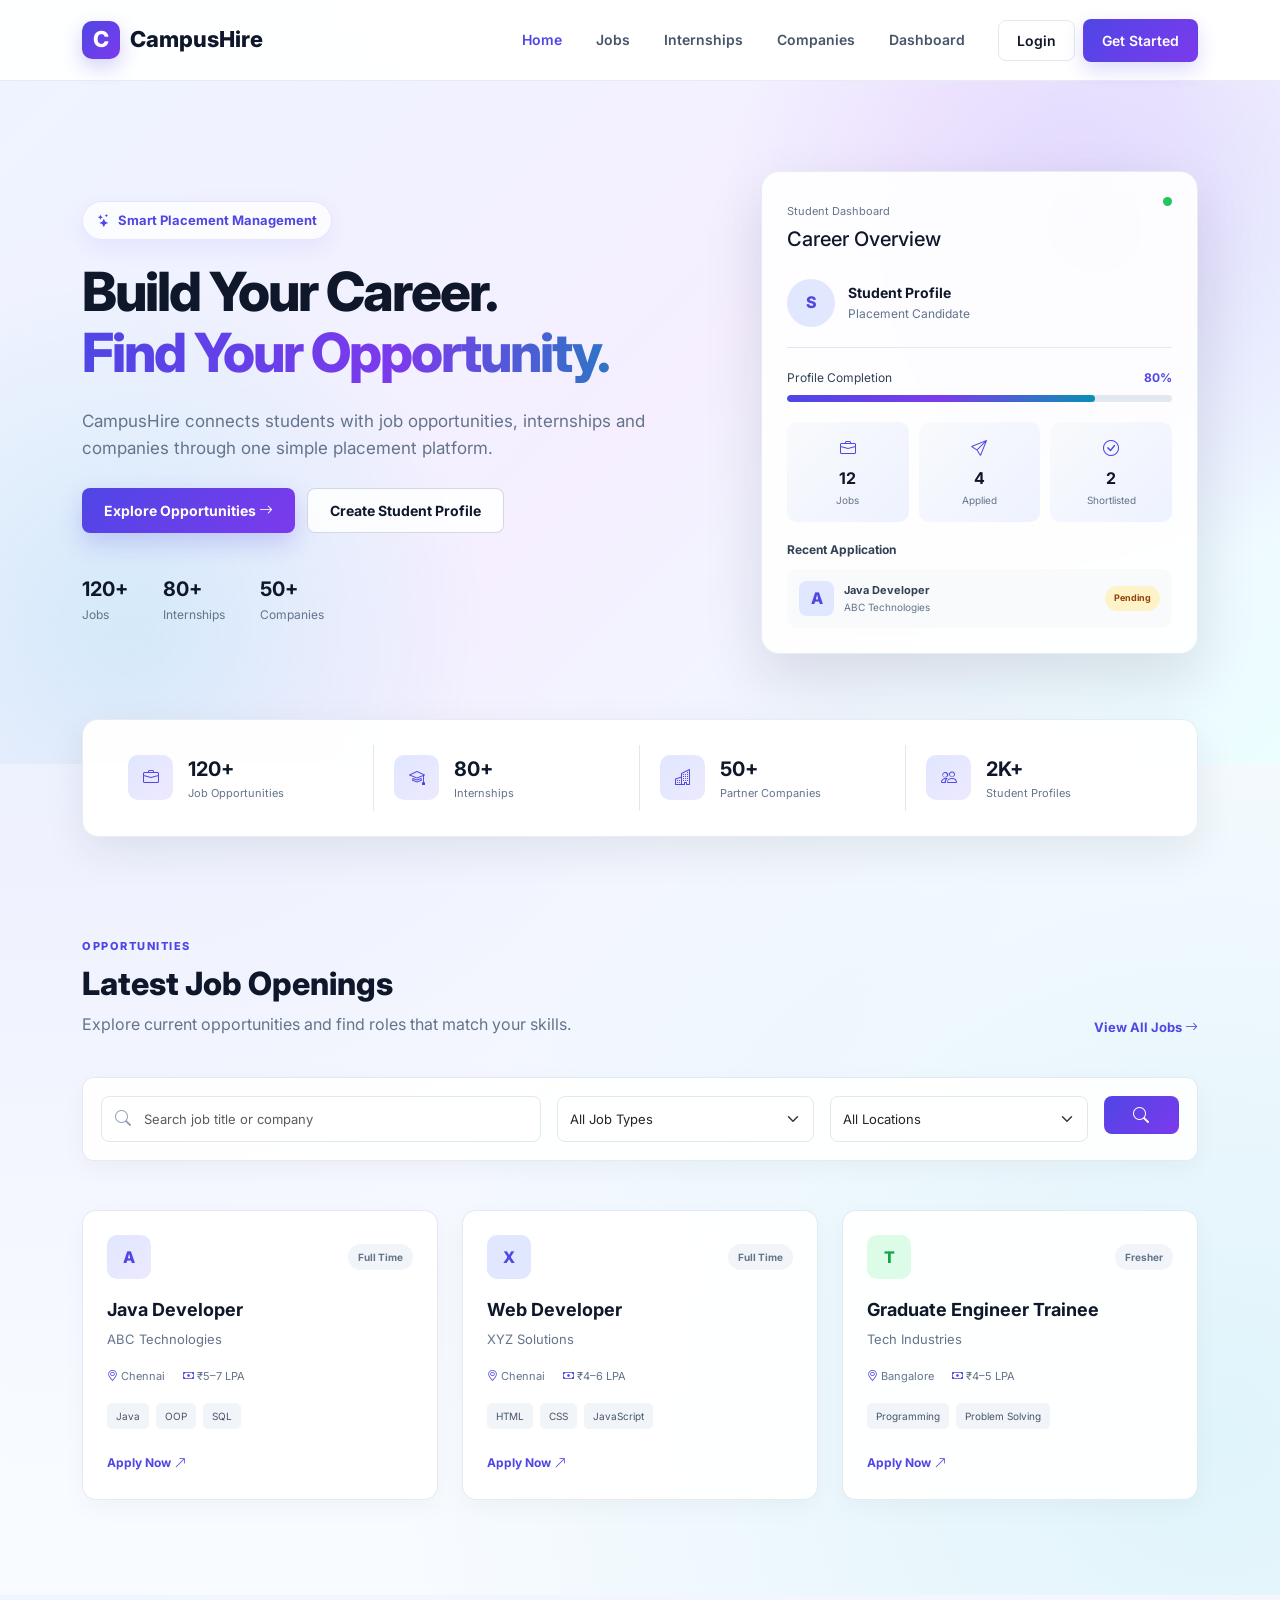
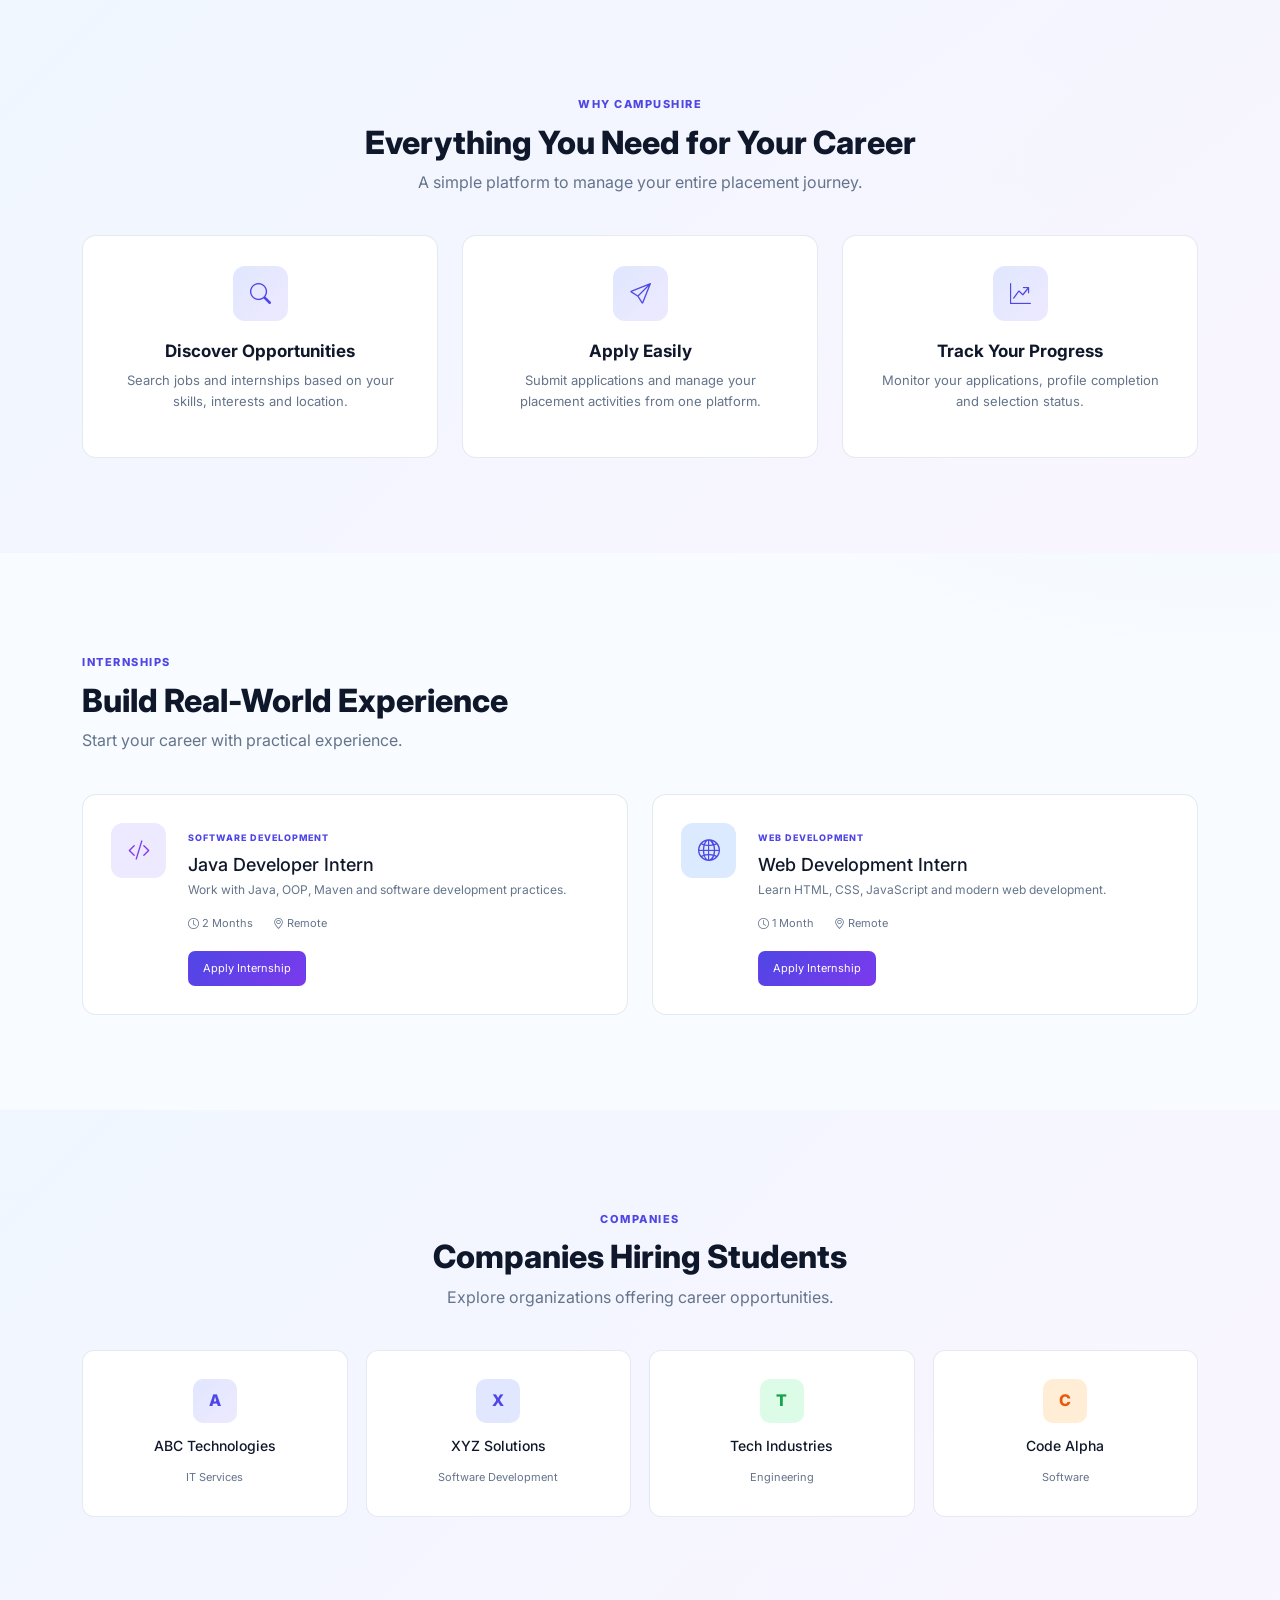
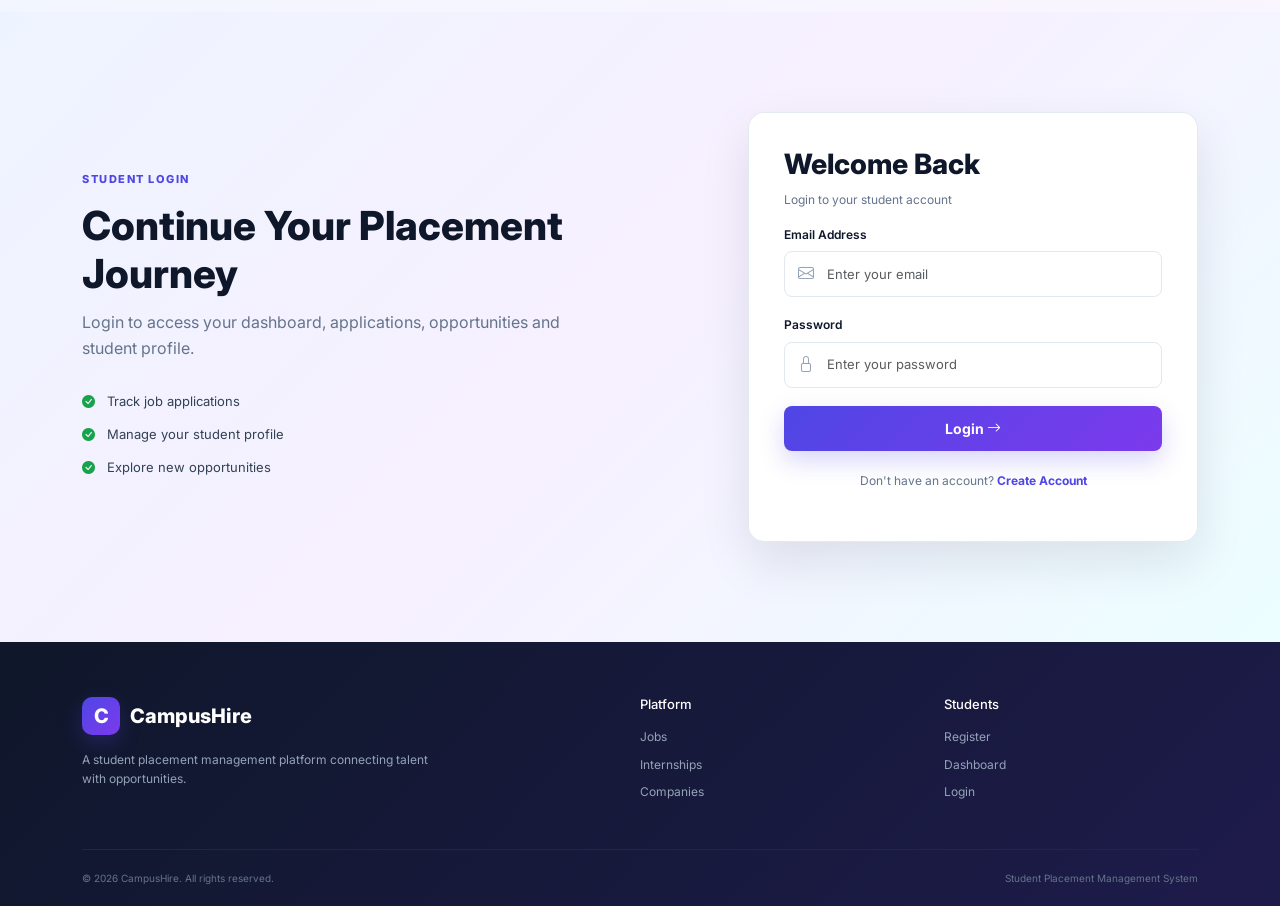
<file: index.html>
<!DOCTYPE html>
<html lang="en">

<head>
    <meta charset="UTF-8">
    <meta name="viewport" content="width=device-width, initial-scale=1.0">

    <title>CampusHire | Student Placement Portal</title>

    <link rel="preconnect" href="https://fonts.googleapis.com">
    <link rel="preconnect" href="https://fonts.gstatic.com" crossorigin>

    <link href="https://fonts.googleapis.com/css2?family=Inter:wght@400;500;600;700;800&display=swap"
        rel="stylesheet">

    <link href="https://cdn.jsdelivr.net/npm/bootstrap@5.3.8/dist/css/bootstrap.min.css" rel="stylesheet">


    <link rel="stylesheet"
        href="https://cdn.jsdelivr.net/npm/bootstrap-icons@1.11.3/font/bootstrap-icons.min.css">

    <link rel="stylesheet" href="style.css">
</head>

<body>

    <!-- NAVBAR -->

    <nav class="navbar navbar-expand-lg professional-navbar">

        <div class="container">

            <a class="navbar-brand" href="index.html">
                <span class="brand-icon">C</span>
                CampusHire
            </a>

            <button class="navbar-toggler" type="button"
                data-bs-toggle="collapse"
                data-bs-target="#mainNavbar">

                <i class="bi bi-list"></i>

            </button>

            <div class="collapse navbar-collapse" id="mainNavbar">

                <ul class="navbar-nav ms-auto align-items-lg-center">

                    <li class="nav-item">
                        <a class="nav-link active" href="index.html">
                            Home
                        </a>
                    </li>

                    <li class="nav-item">
                        <a class="nav-link" href="#jobs">
                            Jobs
                        </a>
                    </li>

                    <li class="nav-item">
                        <a class="nav-link" href="#internships">
                            Internships
                        </a>
                    </li>

                    <li class="nav-item">
                        <a class="nav-link" href="#companies">
                            Companies
                        </a>
                    </li>

                    <li class="nav-item">
                        <a class="nav-link" href="dashboard.html">
                            Dashboard
                        </a>
                    </li>

                    <li class="nav-item ms-lg-3">
                        <a class="btn btn-login" href="#login">
                            Login
                        </a>
                    </li>

                    <li class="nav-item ms-lg-2">
                        <a class="btn btn-register" href="registration.html">
                            Get Started
                        </a>
                    </li>

                </ul>

            </div>

        </div>

    </nav>


    <!-- HERO -->

    <section class="hero-section">

        <div class="container">

            <div class="row align-items-center g-5">

                <div class="col-lg-7">

                    <div class="hero-badge">
                        <i class="bi bi-stars"></i>
                        Smart Placement Management
                    </div>

                    <h1>
                        Build Your Career.
                        <span>Find Your Opportunity.</span>
                    </h1>

                    <p class="hero-text">
                        CampusHire connects students with job opportunities,
                        internships and companies through one simple
                        placement platform.
                    </p>

                    <div class="hero-buttons">

                        <a href="#jobs" class="btn btn-primary-custom">
                            Explore Opportunities
                            <i class="bi bi-arrow-right"></i>
                        </a>

                        <a href="registration.html" class="btn btn-outline-custom">
                            Create Student Profile
                        </a>

                    </div>

                    <div class="hero-trust">

                        <div>
                            <strong>120+</strong>
                            <span>Jobs</span>
                        </div>

                        <div>
                            <strong>80+</strong>
                            <span>Internships</span>
                        </div>

                        <div>
                            <strong>50+</strong>
                            <span>Companies</span>
                        </div>

                    </div>

                </div>


                <!-- HERO CARD -->

                <div class="col-lg-5">

                    <div class="hero-dashboard-card">

                        <div class="mini-card-header">

                            <div>
                                <small>Student Dashboard</small>
                                <h5>Career Overview</h5>
                            </div>

                            <div class="online-dot"></div>

                        </div>


                        <div class="profile-mini">

                            <div class="profile-avatar">
                                S
                            </div>

                            <div>
                                <strong>Student Profile</strong>
                                <small>Placement Candidate</small>
                            </div>

                        </div>


                        <div class="completion-area">

                            <div class="completion-text">
                                <span>Profile Completion</span>
                                <strong>80%</strong>
                            </div>

                            <div class="progress">
                                <div class="progress-bar"
                                    style="width:80%">
                                </div>
                            </div>

                        </div>


                        <div class="mini-stats">

                            <div class="mini-stat">
                                <i class="bi bi-briefcase"></i>
                                <strong>12</strong>
                                <span>Jobs</span>
                            </div>

                            <div class="mini-stat">
                                <i class="bi bi-send"></i>
                                <strong>4</strong>
                                <span>Applied</span>
                            </div>

                            <div class="mini-stat">
                                <i class="bi bi-check-circle"></i>
                                <strong>2</strong>
                                <span>Shortlisted</span>
                            </div>

                        </div>


                        <div class="recent-mini">

                            <div class="recent-mini-title">
                                Recent Application
                            </div>

                            <div class="recent-mini-item">

                                <div class="company-mini-icon">
                                    A
                                </div>

                                <div>
                                    <strong>Java Developer</strong>
                                    <small>ABC Technologies</small>
                                </div>

                                <span class="status pending">
                                    Pending
                                </span>

                            </div>

                        </div>

                    </div>

                </div>

            </div>

        </div>

    </section>


    <!-- STATS -->

    <section class="stats-section">

        <div class="container">

            <div class="stats-wrapper">

                <div class="stat-item">

                    <div class="stat-icon">
                        <i class="bi bi-briefcase"></i>
                    </div>

                    <div>
                        <strong>120+</strong>
                        <span>Job Opportunities</span>
                    </div>

                </div>


                <div class="stat-item">

                    <div class="stat-icon">
                        <i class="bi bi-mortarboard"></i>
                    </div>

                    <div>
                        <strong>80+</strong>
                        <span>Internships</span>
                    </div>

                </div>


                <div class="stat-item">

                    <div class="stat-icon">
                        <i class="bi bi-buildings"></i>
                    </div>

                    <div>
                        <strong>50+</strong>
                        <span>Partner Companies</span>
                    </div>

                </div>


                <div class="stat-item">

                    <div class="stat-icon">
                        <i class="bi bi-people"></i>
                    </div>

                    <div>
                        <strong>2K+</strong>
                        <span>Student Profiles</span>
                    </div>

                </div>

            </div>

        </div>

    </section>


    <!-- JOBS -->

    <section class="section" id="jobs">

        <div class="container">

            <div class="section-heading">

                <div>

                    <span class="section-label">
                        OPPORTUNITIES
                    </span>

                    <h2>Latest Job Openings</h2>

                    <p>
                        Explore current opportunities and find roles
                        that match your skills.
                    </p>

                </div>

                <a href="application.html" class="view-all">
                    View All Jobs
                    <i class="bi bi-arrow-right"></i>
                </a>

            </div>


            <!-- SEARCH -->

            <div class="search-panel">

                <div class="row g-3">

                    <div class="col-lg-5">

                        <div class="input-icon">

                            <i class="bi bi-search"></i>

                            <input type="text"
                                id="jobSearch"
                                class="form-control"
                                placeholder="Search job title or company">

                        </div>

                    </div>


                    <div class="col-lg-3">

                        <select id="jobType" class="form-select">

                            <option value="">
                                All Job Types
                            </option>

                            <option value="Java">
                                Java
                            </option>

                            <option value="Web">
                                Web Development
                            </option>

                            <option value="Graduate">
                                Graduate Engineer
                            </option>

                        </select>

                    </div>


                    <div class="col-lg-3">

                        <select id="jobLocation" class="form-select">

                            <option value="">
                                All Locations
                            </option>

                            <option value="Chennai">
                                Chennai
                            </option>

                            <option value="Bangalore">
                                Bangalore
                            </option>

                        </select>

                    </div>


                    <div class="col-lg-1">

                        <button class="btn search-button w-100"
                            onclick="filterJobs()">

                            <i class="bi bi-search"></i>

                        </button>

                    </div>

                </div>

            </div>


            <div class="row g-4 mt-2">

                <!-- JOB 1 -->

                <div class="col-lg-4 job-item"
                    data-type="Java"
                    data-location="Chennai">

                    <div class="job-card">

                        <div class="job-top">

                            <div class="company-logo">
                                A
                            </div>

                            <span class="job-type">
                                Full Time
                            </span>

                        </div>

                        <h4>Java Developer</h4>

                        <p class="company-name">
                            ABC Technologies
                        </p>

                        <div class="job-info">
                            <span>
                                <i class="bi bi-geo-alt"></i>
                                Chennai
                            </span>

                            <span>
                                <i class="bi bi-cash"></i>
                                ₹5–7 LPA
                            </span>
                        </div>

                        <div class="skill-tags">

                            <span>Java</span>
                            <span>OOP</span>
                            <span>SQL</span>

                        </div>

                        <a href="application.html"
                            class="apply-link">
                            Apply Now
                            <i class="bi bi-arrow-up-right"></i>
                        </a>

                    </div>

                </div>


                <!-- JOB 2 -->

                <div class="col-lg-4 job-item"
                    data-type="Web"
                    data-location="Chennai">

                    <div class="job-card">

                        <div class="job-top">

                            <div class="company-logo logo-blue">
                                X
                            </div>

                            <span class="job-type">
                                Full Time
                            </span>

                        </div>

                        <h4>Web Developer</h4>

                        <p class="company-name">
                            XYZ Solutions
                        </p>

                        <div class="job-info">

                            <span>
                                <i class="bi bi-geo-alt"></i>
                                Chennai
                            </span>

                            <span>
                                <i class="bi bi-cash"></i>
                                ₹4–6 LPA
                            </span>

                        </div>

                        <div class="skill-tags">

                            <span>HTML</span>
                            <span>CSS</span>
                            <span>JavaScript</span>

                        </div>

                        <a href="application.html"
                            class="apply-link">
                            Apply Now
                            <i class="bi bi-arrow-up-right"></i>
                        </a>

                    </div>

                </div>


                <!-- JOB 3 -->

                <div class="col-lg-4 job-item"
                    data-type="Graduate"
                    data-location="Bangalore">

                    <div class="job-card">

                        <div class="job-top">

                            <div class="company-logo logo-green">
                                T
                            </div>

                            <span class="job-type">
                                Fresher
                            </span>

                        </div>

                        <h4>Graduate Engineer Trainee</h4>

                        <p class="company-name">
                            Tech Industries
                        </p>

                        <div class="job-info">

                            <span>
                                <i class="bi bi-geo-alt"></i>
                                Bangalore
                            </span>

                            <span>
                                <i class="bi bi-cash"></i>
                                ₹4–5 LPA
                            </span>

                        </div>

                        <div class="skill-tags">

                            <span>Programming</span>
                            <span>Problem Solving</span>

                        </div>

                        <a href="application.html"
                            class="apply-link">
                            Apply Now
                            <i class="bi bi-arrow-up-right"></i>
                        </a>

                    </div>

                </div>

            </div>

        </div>

    </section>


    <!-- WHY US -->

    <section class="section light-section">

        <div class="container">

            <div class="section-heading centered">

                <span class="section-label">
                    WHY CAMPUSHIRE
                </span>

                <h2>Everything You Need for Your Career</h2>

                <p>
                    A simple platform to manage your entire placement journey.
                </p>

            </div>


            <div class="row g-4">

                <div class="col-md-4">

                    <div class="feature-card">

                        <div class="feature-icon">
                            <i class="bi bi-search"></i>
                        </div>

                        <h4>Discover Opportunities</h4>

                        <p>
                            Search jobs and internships based on
                            your skills, interests and location.
                        </p>

                    </div>

                </div>


                <div class="col-md-4">

                    <div class="feature-card">

                        <div class="feature-icon">
                            <i class="bi bi-send"></i>
                        </div>

                        <h4>Apply Easily</h4>

                        <p>
                            Submit applications and manage your
                            placement activities from one platform.
                        </p>

                    </div>

                </div>


                <div class="col-md-4">

                    <div class="feature-card">

                        <div class="feature-icon">
                            <i class="bi bi-graph-up-arrow"></i>
                        </div>

                        <h4>Track Your Progress</h4>

                        <p>
                            Monitor your applications, profile
                            completion and selection status.
                        </p>

                    </div>

                </div>

            </div>

        </div>

    </section>


    <!-- INTERNSHIPS -->

    <section class="section" id="internships">

        <div class="container">

            <div class="section-heading">

                <div>

                    <span class="section-label">
                        INTERNSHIPS
                    </span>

                    <h2>Build Real-World Experience</h2>

                    <p>
                        Start your career with practical experience.
                    </p>

                </div>

            </div>


            <div class="row g-4">

                <div class="col-lg-6">

                    <div class="internship-card">

                        <div class="internship-icon">
                            <i class="bi bi-code-slash"></i>
                        </div>

                        <div>

                            <span class="internship-label">
                                SOFTWARE DEVELOPMENT
                            </span>

                            <h4>Java Developer Intern</h4>

                            <p>
                                Work with Java, OOP, Maven and
                                software development practices.
                            </p>

                            <div class="internship-meta">

                                <span>
                                    <i class="bi bi-clock"></i>
                                    2 Months
                                </span>

                                <span>
                                    <i class="bi bi-geo-alt"></i>
                                    Remote
                                </span>

                            </div>

                            <a href="application.html"
                                class="btn btn-small">
                                Apply Internship
                            </a>

                        </div>

                    </div>

                </div>


                <div class="col-lg-6">

                    <div class="internship-card">

                        <div class="internship-icon blue-icon">
                            <i class="bi bi-globe2"></i>
                        </div>

                        <div>

                            <span class="internship-label">
                                WEB DEVELOPMENT
                            </span>

                            <h4>Web Development Intern</h4>

                            <p>
                                Learn HTML, CSS, JavaScript and
                                modern web development.
                            </p>

                            <div class="internship-meta">

                                <span>
                                    <i class="bi bi-clock"></i>
                                    1 Month
                                </span>

                                <span>
                                    <i class="bi bi-geo-alt"></i>
                                    Remote
                                </span>

                            </div>

                            <a href="application.html"
                                class="btn btn-small">
                                Apply Internship
                            </a>

                        </div>

                    </div>

                </div>

            </div>

        </div>

    </section>


    <!-- COMPANIES -->

    <section class="section light-section"
        id="companies">

        <div class="container">

            <div class="section-heading centered">

                <span class="section-label">
                    COMPANIES
                </span>

                <h2>Companies Hiring Students</h2>

                <p>
                    Explore organizations offering career opportunities.
                </p>

            </div>


            <div class="company-grid">

                <div class="company-box">
                    <div class="company-big-logo">A</div>
                    <h5>ABC Technologies</h5>
                    <span>IT Services</span>
                </div>

                <div class="company-box">
                    <div class="company-big-logo blue-logo">X</div>
                    <h5>XYZ Solutions</h5>
                    <span>Software Development</span>
                </div>

                <div class="company-box">
                    <div class="company-big-logo green-logo">T</div>
                    <h5>Tech Industries</h5>
                    <span>Engineering</span>
                </div>

                <div class="company-box">
                    <div class="company-big-logo orange-logo">C</div>
                    <h5>Code Alpha</h5>
                    <span>Software</span>
                </div>

            </div>

        </div>

    </section>


    <!-- LOGIN -->

    <section class="login-section" id="login">

        <div class="container">

            <div class="login-wrapper">

                <div class="login-info">

                    <span class="section-label">
                        STUDENT LOGIN
                    </span>

                    <h2>
                        Continue Your Placement Journey
                    </h2>

                    <p>
                        Login to access your dashboard, applications,
                        opportunities and student profile.
                    </p>

                    <div class="login-points">

                        <div>
                            <i class="bi bi-check-circle-fill"></i>
                            Track job applications
                        </div>

                        <div>
                            <i class="bi bi-check-circle-fill"></i>
                            Manage your student profile
                        </div>

                        <div>
                            <i class="bi bi-check-circle-fill"></i>
                            Explore new opportunities
                        </div>

                    </div>

                </div>


                <div class="login-card">

                    <div class="login-card-heading">

                        <h3>Welcome Back</h3>

                        <p>Login to your student account</p>

                    </div>


                    <form id="loginForm">

                        <div class="form-group">

                            <label>Email Address</label>

                            <div class="input-icon">

                                <i class="bi bi-envelope"></i>

                                <input type="email"
                                    id="loginEmail"
                                    class="form-control"
                                    placeholder="Enter your email"
                                    required>

                            </div>

                        </div>


                        <div class="form-group">

                            <label>Password</label>

                            <div class="input-icon">

                                <i class="bi bi-lock"></i>

                                <input type="password"
                                    id="loginPassword"
                                    class="form-control"
                                    placeholder="Enter your password"
                                    required>

                            </div>

                        </div>


                        <button type="submit"
                            class="btn btn-primary-custom w-100">

                            Login
                            <i class="bi bi-arrow-right"></i>

                        </button>

                    </form>


                    <p class="register-text">

                        Don't have an account?

                        <a href="registration.html">
                            Create Account
                        </a>

                    </p>

                </div>

            </div>

        </div>

    </section>


    <!-- FOOTER -->

    <footer class="footer">

        <div class="container">

            <div class="footer-main">

                <div>

                    <a class="footer-brand" href="index.html">
                        <span class="brand-icon">C</span>
                        CampusHire
                    </a>

                    <p>
                        A student placement management platform
                        connecting talent with opportunities.
                    </p>

                </div>


                <div>

                    <h6>Platform</h6>

                    <a href="#jobs">Jobs</a>
                    <a href="#internships">Internships</a>
                    <a href="#companies">Companies</a>

                </div>


                <div>

                    <h6>Students</h6>

                    <a href="registration.html">Register</a>
                    <a href="dashboard.html">Dashboard</a>
                    <a href="#login">Login</a>

                </div>

            </div>


            <div class="footer-bottom">

                <span>
                    © 2026 CampusHire. All rights reserved.
                </span>

                <span>
                    Student Placement Management System
                </span>

            </div>

        </div>

    </footer>


    <script src="https://cdn.jsdelivr.net/npm/bootstrap@5.3.8/dist/js/bootstrap.bundle.min.js"></script>

    <script src="script.js"></script>

</body>

</html>
</file>
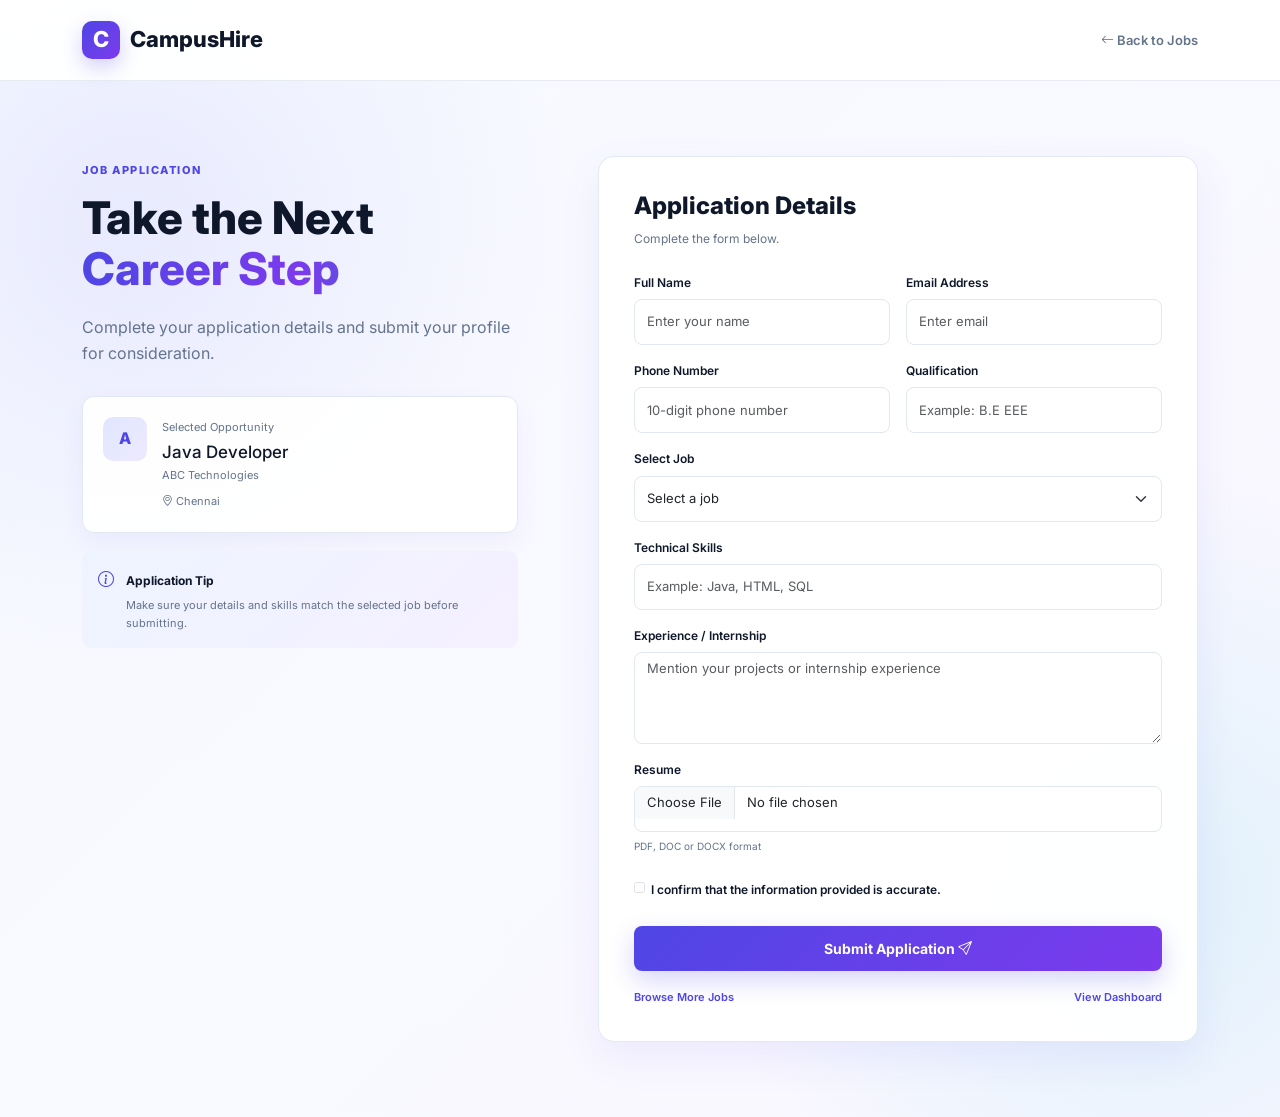
<file: application.html>
<!DOCTYPE html>
<html lang="en">

<head>

    <meta charset="UTF-8">

    <meta name="viewport"
        content="width=device-width, initial-scale=1.0">

    <title>CampusHire | Job Application</title>

    <link rel="preconnect"
        href="https://fonts.googleapis.com">

    <link rel="preconnect"
        href="https://fonts.gstatic.com"
        crossorigin>

    <link href="https://fonts.googleapis.com/css2?family=Inter:wght@400;500;600;700;800&display=swap"
        rel="stylesheet">

    <link href="https://cdn.jsdelivr.net/npm/bootstrap@5.3.8/dist/css/bootstrap.min.css"
        rel="stylesheet">

    <link rel="stylesheet"
        href="https://cdn.jsdelivr.net/npm/bootstrap-icons@1.11.3/font/bootstrap-icons.min.css">

    <link rel="stylesheet" href="style.css">

</head>

<body class="auth-page">


    <!-- NAVBAR -->

    <nav class="navbar professional-navbar">

        <div class="container">

            <a class="navbar-brand" href="index.html">

                <span class="brand-icon">C</span>

                CampusHire

            </a>

            <a href="index.html#jobs"
                class="back-home">

                <i class="bi bi-arrow-left"></i>
                Back to Jobs

            </a>

        </div>

    </nav>


    <!-- APPLICATION -->

    <section class="auth-section application-page">

        <div class="container">

            <div class="application-layout">


                <!-- JOB INFO -->

                <div class="application-info">

                    <span class="section-label">
                        JOB APPLICATION
                    </span>

                    <h1>
                        Take the Next
                        <span>Career Step</span>
                    </h1>

                    <p>
                        Complete your application details and
                        submit your profile for consideration.
                    </p>


                    <div class="selected-job-card">

                        <div class="company-logo">
                            A
                        </div>

                        <div>

                            <small>Selected Opportunity</small>

                            <h4 id="selectedJobTitle">
                                Java Developer
                            </h4>

                            <p>
                                ABC Technologies
                            </p>

                            <span>
                                <i class="bi bi-geo-alt"></i>
                                Chennai
                            </span>

                        </div>

                    </div>


                    <div class="application-note">

                        <i class="bi bi-info-circle"></i>

                        <div>

                            <strong>Application Tip</strong>

                            <p>
                                Make sure your details and skills
                                match the selected job before submitting.
                            </p>

                        </div>

                    </div>

                </div>


                <!-- FORM -->

                <div class="auth-card application-card">

                    <div class="auth-card-header">

                        <h2>Application Details</h2>

                        <p>
                            Complete the form below.
                        </p>

                    </div>


                    <form id="applicationForm">


                        <div class="row g-3">


                            <div class="col-md-6">

                                <label>
                                    Full Name
                                </label>

                                <input type="text"
                                    id="applicantName"
                                    class="form-control"
                                    placeholder="Enter your name"
                                    required>

                            </div>


                            <div class="col-md-6">

                                <label>
                                    Email Address
                                </label>

                                <input type="email"
                                    id="applicantEmail"
                                    class="form-control"
                                    placeholder="Enter email"
                                    required>

                            </div>


                            <div class="col-md-6">

                                <label>
                                    Phone Number
                                </label>

                                <input type="tel"
                                    id="applicantPhone"
                                    class="form-control"
                                    placeholder="10-digit phone number"
                                    maxlength="10"
                                    required>

                            </div>


                            <div class="col-md-6">

                                <label>
                                    Qualification
                                </label>

                                <input type="text"
                                    id="qualification"
                                    class="form-control"
                                    placeholder="Example: B.E EEE"
                                    required>

                            </div>


                            <div class="col-12">

                                <label>
                                    Select Job
                                </label>

                                <select id="appliedJob"
                                    class="form-select"
                                    required>

                                    <option value="">
                                        Select a job
                                    </option>

                                    <option value="Java Developer - ABC Technologies">
                                        Java Developer - ABC Technologies
                                    </option>

                                    <option value="Web Developer - XYZ Solutions">
                                        Web Developer - XYZ Solutions
                                    </option>

                                    <option value="Graduate Engineer Trainee - Tech Industries">
                                        Graduate Engineer Trainee - Tech Industries
                                    </option>

                                </select>

                            </div>


                            <div class="col-12">

                                <label>
                                    Technical Skills
                                </label>

                                <input type="text"
                                    id="skills"
                                    class="form-control"
                                    placeholder="Example: Java, HTML, SQL"
                                    required>

                            </div>


                            <div class="col-12">

                                <label>
                                    Experience / Internship
                                </label>

                                <textarea id="experience"
                                    class="form-control"
                                    rows="4"
                                    placeholder="Mention your projects or internship experience"></textarea>

                            </div>


                            <div class="col-12">

                                <label>
                                    Resume
                                </label>

                                <input type="file"
                                    id="resume"
                                    class="form-control"
                                    accept=".pdf,.doc,.docx">

                                <small class="form-help">
                                    PDF, DOC or DOCX format
                                </small>

                            </div>

                        </div>


                        <div class="form-check terms-check">

                            <input class="form-check-input"
                                type="checkbox"
                                id="agreeTerms"
                                required>

                            <label class="form-check-label"
                                for="agreeTerms">

                                I confirm that the information provided
                                is accurate.

                            </label>

                        </div>


                        <button type="submit"
                            class="btn btn-primary-custom w-100">

                            Submit Application
                            <i class="bi bi-send"></i>

                        </button>


                        <div class="application-links">

                            <a href="index.html#jobs">
                                Browse More Jobs
                            </a>

                            <a href="dashboard.html">
                                View Dashboard
                            </a>

                        </div>

                    </form>

                </div>

            </div>

        </div>

    </section>


    <script src="https://cdn.jsdelivr.net/npm/bootstrap@5.3.8/dist/js/bootstrap.bundle.min.js"></script>

    <script src="script.js"></script>

</body>

</html>
</file>
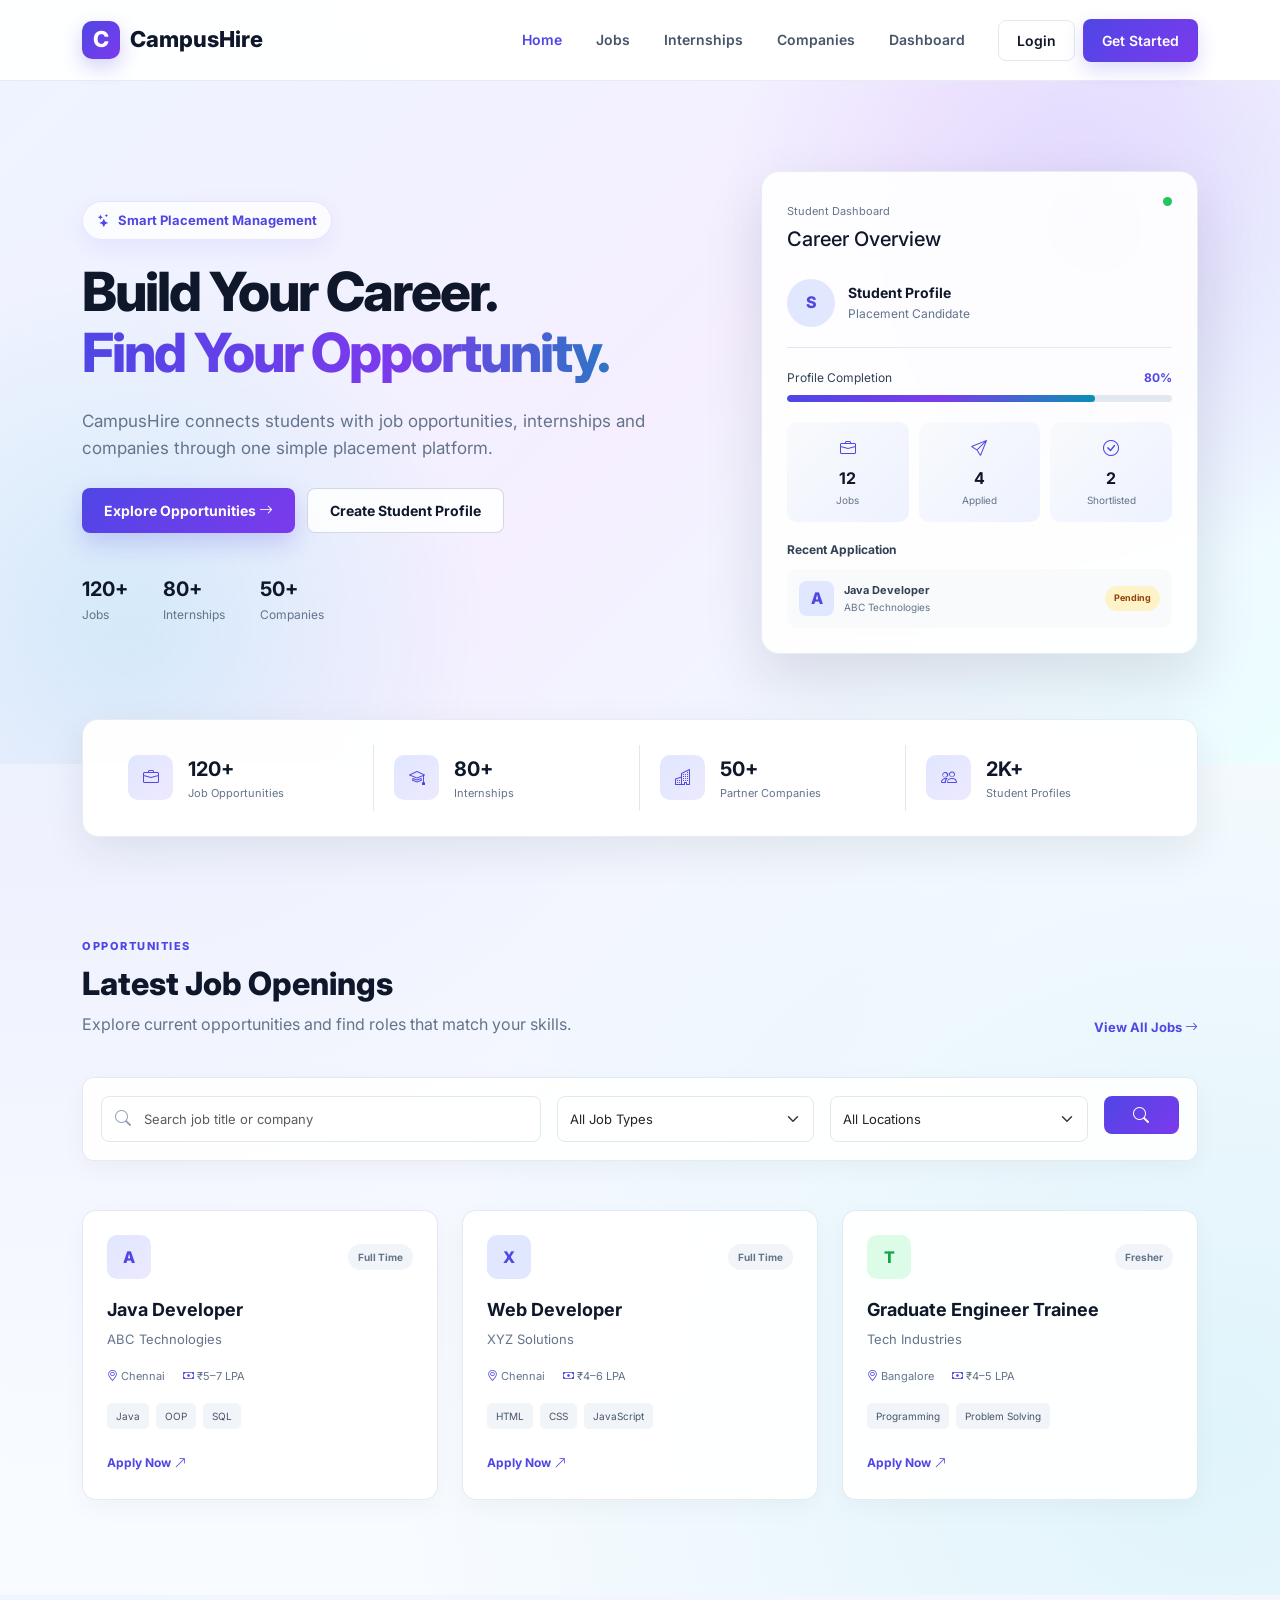
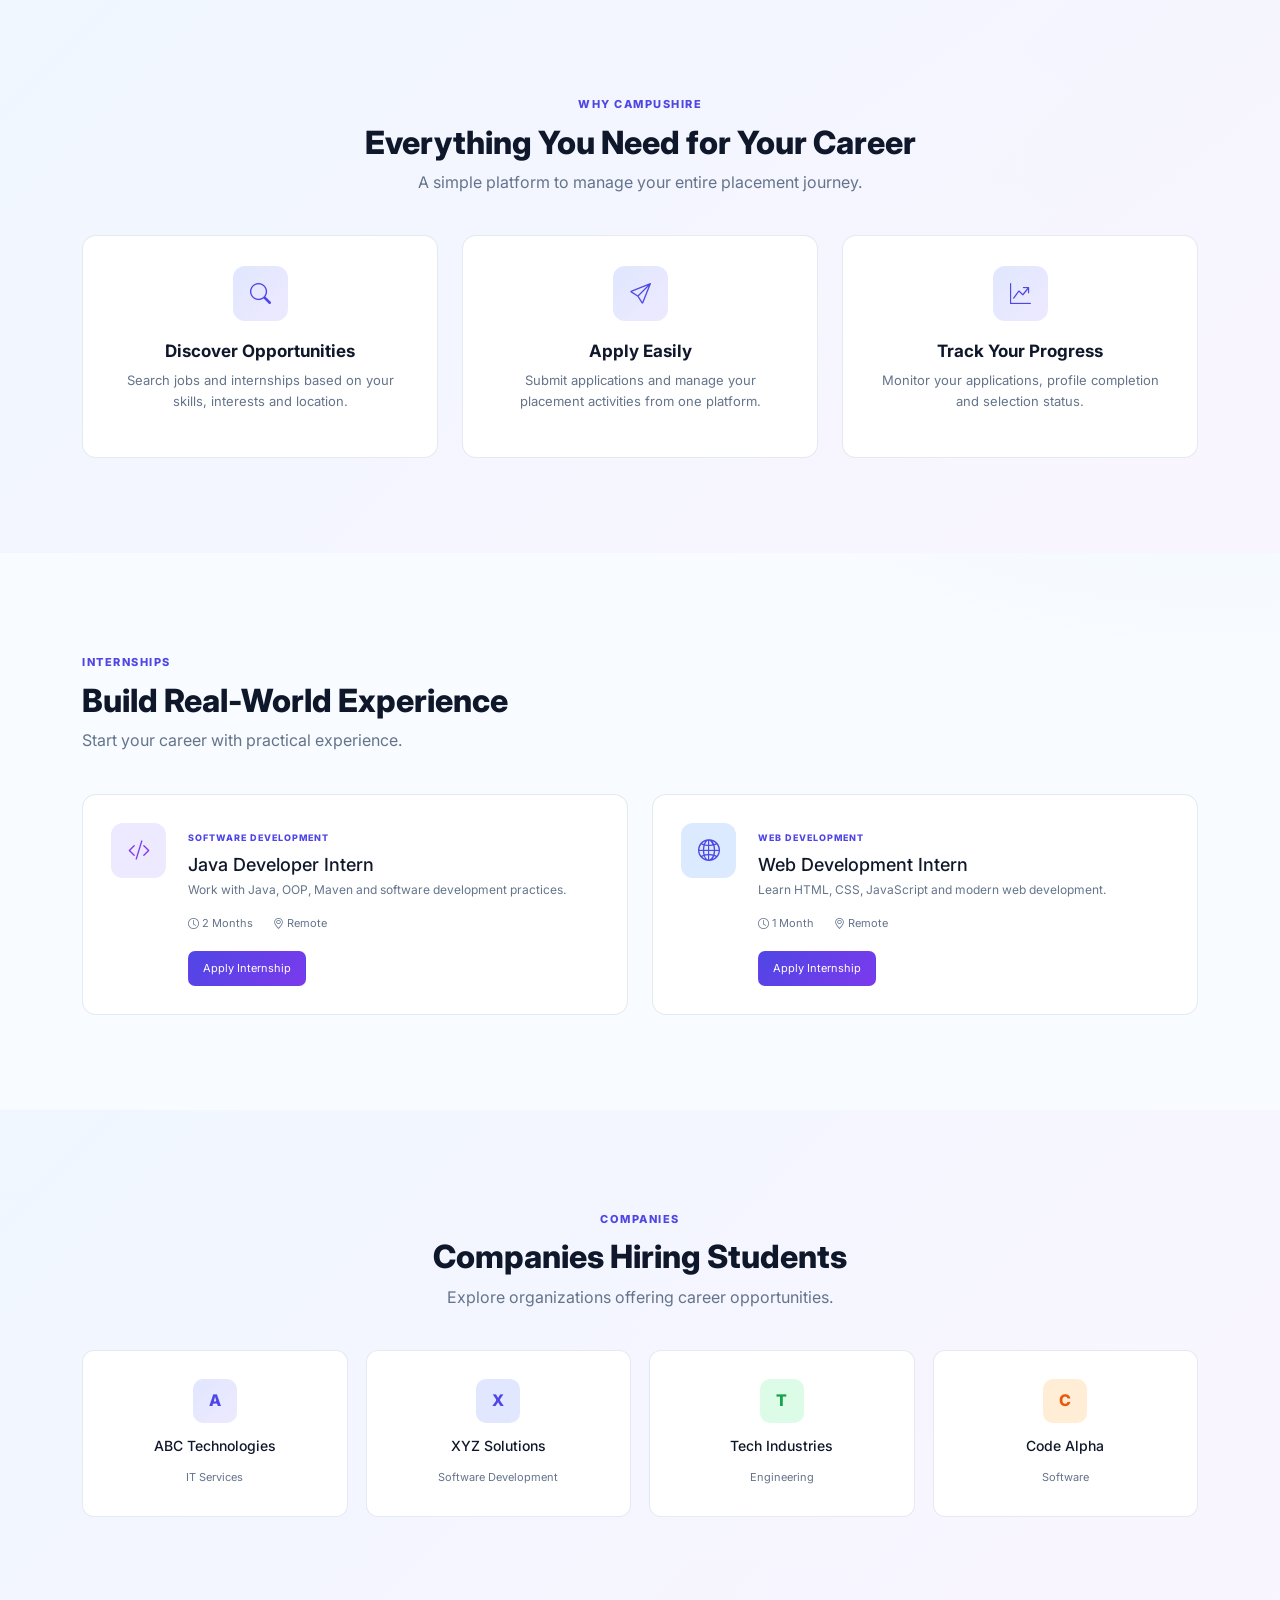
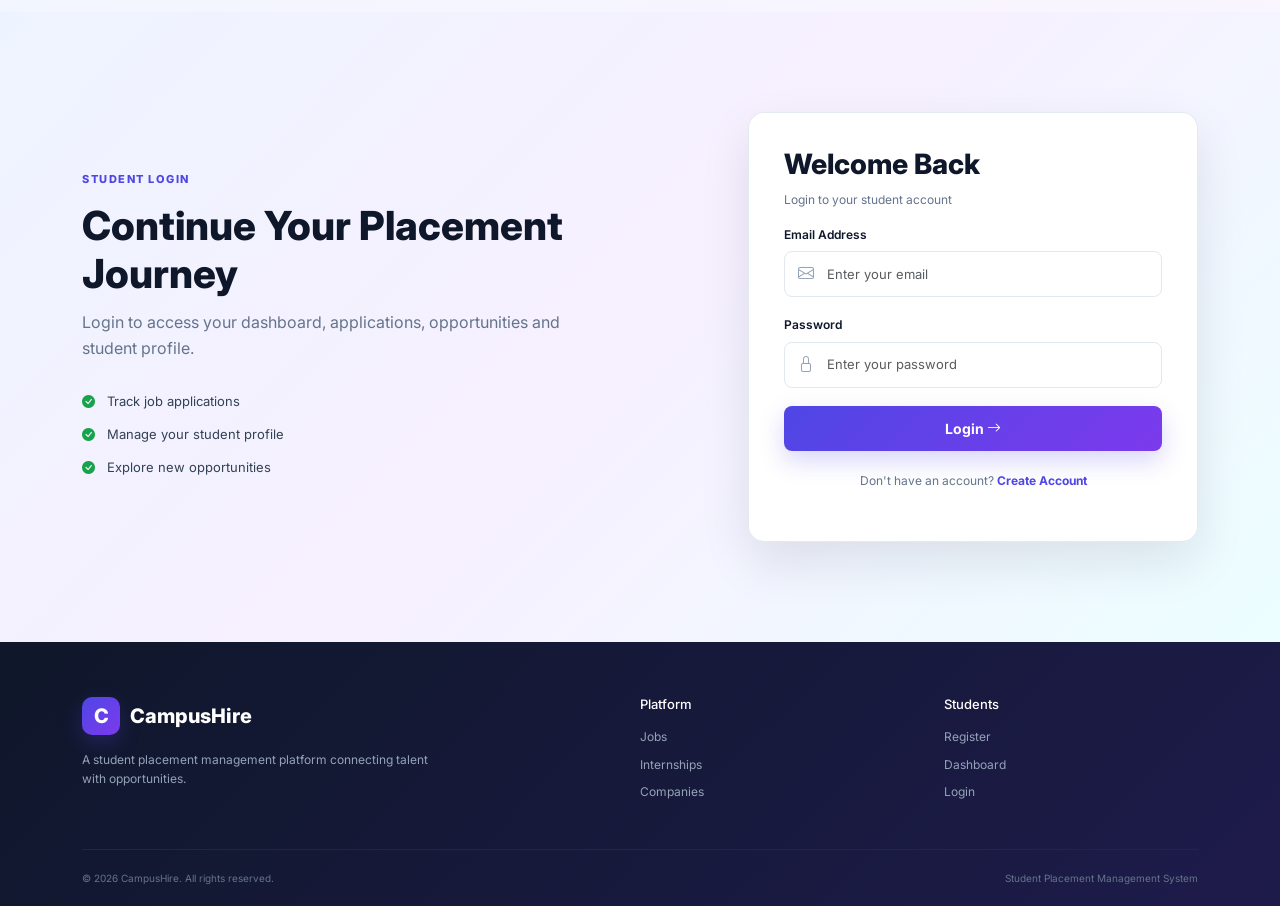
<file: dashboard.html>
<!DOCTYPE html>
<html lang="en">

<head>

    <meta charset="UTF-8">

    <meta name="viewport"
        content="width=device-width, initial-scale=1.0">

    <title>CampusHire | Student Dashboard</title>

    <link rel="preconnect"
        href="https://fonts.googleapis.com">

    <link rel="preconnect"
        href="https://fonts.gstatic.com"
        crossorigin>

    <link href="https://fonts.googleapis.com/css2?family=Inter:wght@400;500;600;700;800&display=swap"
        rel="stylesheet">

    <link href="https://cdn.jsdelivr.net/npm/bootstrap@5.3.8/dist/css/bootstrap.min.css"
        rel="stylesheet">

    <link rel="stylesheet"
        href="https://cdn.jsdelivr.net/npm/bootstrap-icons@1.11.3/font/bootstrap-icons.min.css">

    <link rel="stylesheet" href="style.css">

</head>

<body class="dashboard-page">


    <!-- SIDEBAR -->

    <aside class="dashboard-sidebar">

        <a href="index.html"
            class="dashboard-brand">

            <span class="brand-icon">C</span>

            CampusHire

        </a>


        <div class="sidebar-profile">

            <div class="sidebar-avatar"
                id="sidebarAvatar">

                S

            </div>

            <div>

                <strong id="sidebarName">
                    Student
                </strong>

                <small>
                    Student Account
                </small>

            </div>

        </div>


        <nav class="sidebar-nav">

            <a href="dashboard.html"
                class="active">

                <i class="bi bi-grid"></i>
                Dashboard

            </a>

            <a href="index.html#jobs">

                <i class="bi bi-briefcase"></i>
                Find Jobs

            </a>

            <a href="index.html#internships">

                <i class="bi bi-mortarboard"></i>
                Internships

            </a>

            <a href="application.html">

                <i class="bi bi-send"></i>
                Apply

            </a>

            <a href="#profile">

                <i class="bi bi-person"></i>
                My Profile

            </a>

        </nav>


        <div class="sidebar-bottom">

            <a href="index.html">

                <i class="bi bi-house"></i>
                Home

            </a>

            <button onclick="logout()">

                <i class="bi bi-box-arrow-right"></i>
                Logout

            </button>

        </div>

    </aside>


    <!-- MAIN -->

    <main class="dashboard-main">


        <!-- TOPBAR -->

        <header class="dashboard-topbar">

            <div>

                <button class="mobile-menu-btn"
                    onclick="toggleSidebar()">

                    <i class="bi bi-list"></i>

                </button>

                <span class="dashboard-page-title">
                    Dashboard
                </span>

            </div>


            <div class="dashboard-user">

                <div class="notification-btn">

                    <i class="bi bi-bell"></i>

                    <span>2</span>

                </div>

                <div class="top-avatar"
                    id="topAvatar">

                    S

                </div>

            </div>

        </header>


        <!-- CONTENT -->

        <div class="dashboard-content">


            <!-- WELCOME -->

            <div class="dashboard-welcome">

                <div>

                    <span class="section-label">
                        STUDENT DASHBOARD
                    </span>

                    <h1>
                        Welcome back,
                        <span id="studentName">
                            Student
                        </span>
                    </h1>

                    <p>
                        Here's an overview of your placement journey.
                    </p>

                </div>

                <a href="index.html#jobs"
                    class="btn btn-primary-custom">

                    Find Opportunities
                    <i class="bi bi-arrow-right"></i>

                </a>

            </div>


            <!-- STAT CARDS -->

            <div class="row g-4">

                <div class="col-md-6 col-xl-3">

                    <div class="dashboard-stat-card">

                        <div class="dashboard-stat-icon purple">
                            <i class="bi bi-briefcase"></i>
                        </div>

                        <div>

                            <span>Available Jobs</span>

                            <h3>12</h3>

                            <small>
                                Explore opportunities
                            </small>

                        </div>

                    </div>

                </div>


                <div class="col-md-6 col-xl-3">

                    <div class="dashboard-stat-card">

                        <div class="dashboard-stat-icon blue">
                            <i class="bi bi-send"></i>
                        </div>

                        <div>

                            <span>Applications</span>

                            <h3 id="applicationCount">
                                4
                            </h3>

                            <small>
                                Applications submitted
                            </small>

                        </div>

                    </div>

                </div>


                <div class="col-md-6 col-xl-3">

                    <div class="dashboard-stat-card">

                        <div class="dashboard-stat-icon green">
                            <i class="bi bi-check-circle"></i>
                        </div>

                        <div>

                            <span>Shortlisted</span>

                            <h3>2</h3>

                            <small>
                                Selection progress
                            </small>

                        </div>

                    </div>

                </div>


                <div class="col-md-6 col-xl-3">

                    <div class="dashboard-stat-card">

                        <div class="dashboard-stat-icon orange">
                            <i class="bi bi-mortarboard"></i>
                        </div>

                        <div>

                            <span>Internships</span>

                            <h3>8</h3>

                            <small>
                                Opportunities available
                            </small>

                        </div>

                    </div>

                </div>

            </div>


            <!-- MAIN GRID -->

            <div class="row g-4 mt-1">


                <!-- APPLICATIONS -->

                <div class="col-xl-8">

                    <div class="dashboard-panel">

                        <div class="panel-header">

                            <div>

                                <h3>Recent Applications</h3>

                                <p>
                                    Track your latest applications.
                                </p>

                            </div>

                            <a href="application.html">
                                Apply New
                            </a>

                        </div>


                        <div class="table-responsive">

                            <table class="table application-table">

                                <thead>

                                    <tr>

                                        <th>Position</th>
                                        <th>Company</th>
                                        <th>Date</th>
                                        <th>Status</th>

                                    </tr>

                                </thead>

                                <tbody id="applicationTableBody">

                                    <tr>

                                        <td>
                                            <strong>Java Developer</strong>
                                        </td>

                                        <td>
                                            ABC Technologies
                                        </td>

                                        <td>
                                            28 Sep 2026
                                        </td>

                                        <td>
                                            <span class="status pending">
                                                Pending
                                            </span>
                                        </td>

                                    </tr>


                                    <tr>

                                        <td>
                                            <strong>Web Developer</strong>
                                        </td>

                                        <td>
                                            XYZ Solutions
                                        </td>

                                        <td>
                                            25 Sep 2026
                                        </td>

                                        <td>
                                            <span class="status shortlisted">
                                                Shortlisted
                                            </span>
                                        </td>

                                    </tr>

                                </tbody>

                            </table>

                        </div>

                    </div>

                </div>


                <!-- PROFILE -->

                <div class="col-xl-4"
                    id="profile">

                    <div class="dashboard-panel profile-panel">

                        <div class="panel-header">

                            <div>

                                <h3>My Profile</h3>

                                <p>
                                    Your student information
                                </p>

                            </div>

                            <i class="bi bi-person-circle profile-header-icon"></i>

                        </div>


                        <div class="profile-large">

                            <div class="large-avatar"
                                id="profileAvatar">

                                S

                            </div>

                            <h4 id="profileName">
                                Student Name
                            </h4>

                            <p id="profileCourse">
                                Student
                            </p>

                        </div>


                        <div class="profile-details">

                            <div>

                                <span>Email</span>

                                <strong id="profileEmail">
                                    student@email.com
                                </strong>

                            </div>

                            <div>

                                <span>College</span>

                                <strong id="profileCollege">
                                    College Name
                                </strong>

                            </div>

                            <div>

                                <span>Phone</span>

                                <strong id="profilePhone">
                                    Not available
                                </strong>

                            </div>

                        </div>


                        <div class="profile-completion">

                            <div>

                                <span>Profile Completion</span>

                                <strong>80%</strong>

                            </div>

                            <div class="progress">

                                <div class="progress-bar"
                                    style="width:80%">
                                </div>

                            </div>

                        </div>

                    </div>

                </div>

            </div>


            <!-- QUICK ACTIONS + NOTIFICATIONS -->

            <div class="row g-4 mt-1">


                <div class="col-lg-6">

                    <div class="dashboard-panel">

                        <div class="panel-header">

                            <div>

                                <h3>Quick Actions</h3>

                                <p>
                                    Access important placement features.
                                </p>

                            </div>

                        </div>


                        <div class="quick-actions">

                            <a href="index.html#jobs">

                                <div class="quick-icon">
                                    <i class="bi bi-search"></i>
                                </div>

                                <div>

                                    <strong>Explore Jobs</strong>

                                    <span>
                                        Find suitable job opportunities
                                    </span>

                                </div>

                                <i class="bi bi-chevron-right"></i>

                            </a>


                            <a href="index.html#internships">

                                <div class="quick-icon blue">
                                    <i class="bi bi-mortarboard"></i>
                                </div>

                                <div>

                                    <strong>Find Internships</strong>

                                    <span>
                                        Gain practical experience
                                    </span>

                                </div>

                                <i class="bi bi-chevron-right"></i>

                            </a>


                            <a href="application.html">

                                <div class="quick-icon green">
                                    <i class="bi bi-send"></i>
                                </div>

                                <div>

                                    <strong>Submit Application</strong>

                                    <span>
                                        Apply for a new position
                                    </span>

                                </div>

                                <i class="bi bi-chevron-right"></i>

                            </a>

                        </div>

                    </div>

                </div>


                <div class="col-lg-6">

                    <div class="dashboard-panel">

                        <div class="panel-header">

                            <div>

                                <h3>Notifications</h3>

                                <p>
                                    Latest placement updates.
                                </p>

                            </div>

                            <i class="bi bi-bell profile-header-icon"></i>

                        </div>


                        <div class="notification-item">

                            <div class="notification-icon">
                                <i class="bi bi-check-circle"></i>
                            </div>

                            <div>

                                <strong>
                                    Application shortlisted
                                </strong>

                                <span>
                                    Your Web Developer application
                                    has been shortlisted.
                                </span>

                                <small>
                                    2 hours ago
                                </small>

                            </div>

                        </div>


                        <div class="notification-item">

                            <div class="notification-icon blue">
                                <i class="bi bi-briefcase"></i>
                            </div>

                            <div>

                                <strong>
                                    New job opportunity
                                </strong>

                                <span>
                                    A new Java Developer position
                                    is available.
                                </span>

                                <small>
                                    Yesterday
                                </small>

                            </div>

                        </div>


                        <div class="notification-item">

                            <div class="notification-icon orange">
                                <i class="bi bi-person"></i>
                            </div>

                            <div>

                                <strong>
                                    Complete your profile
                                </strong>

                                <span>
                                    Add more information to improve
                                    your profile.
                                </span>

                                <small>
                                    2 days ago
                                </small>

                            </div>

                        </div>

                    </div>

                </div>

            </div>

        </div>

    </main>


    <script src="https://cdn.jsdelivr.net/npm/bootstrap@5.3.8/dist/js/bootstrap.bundle.min.js"></script>

    <script src="script.js"></script>

</body>

</html>
</file>
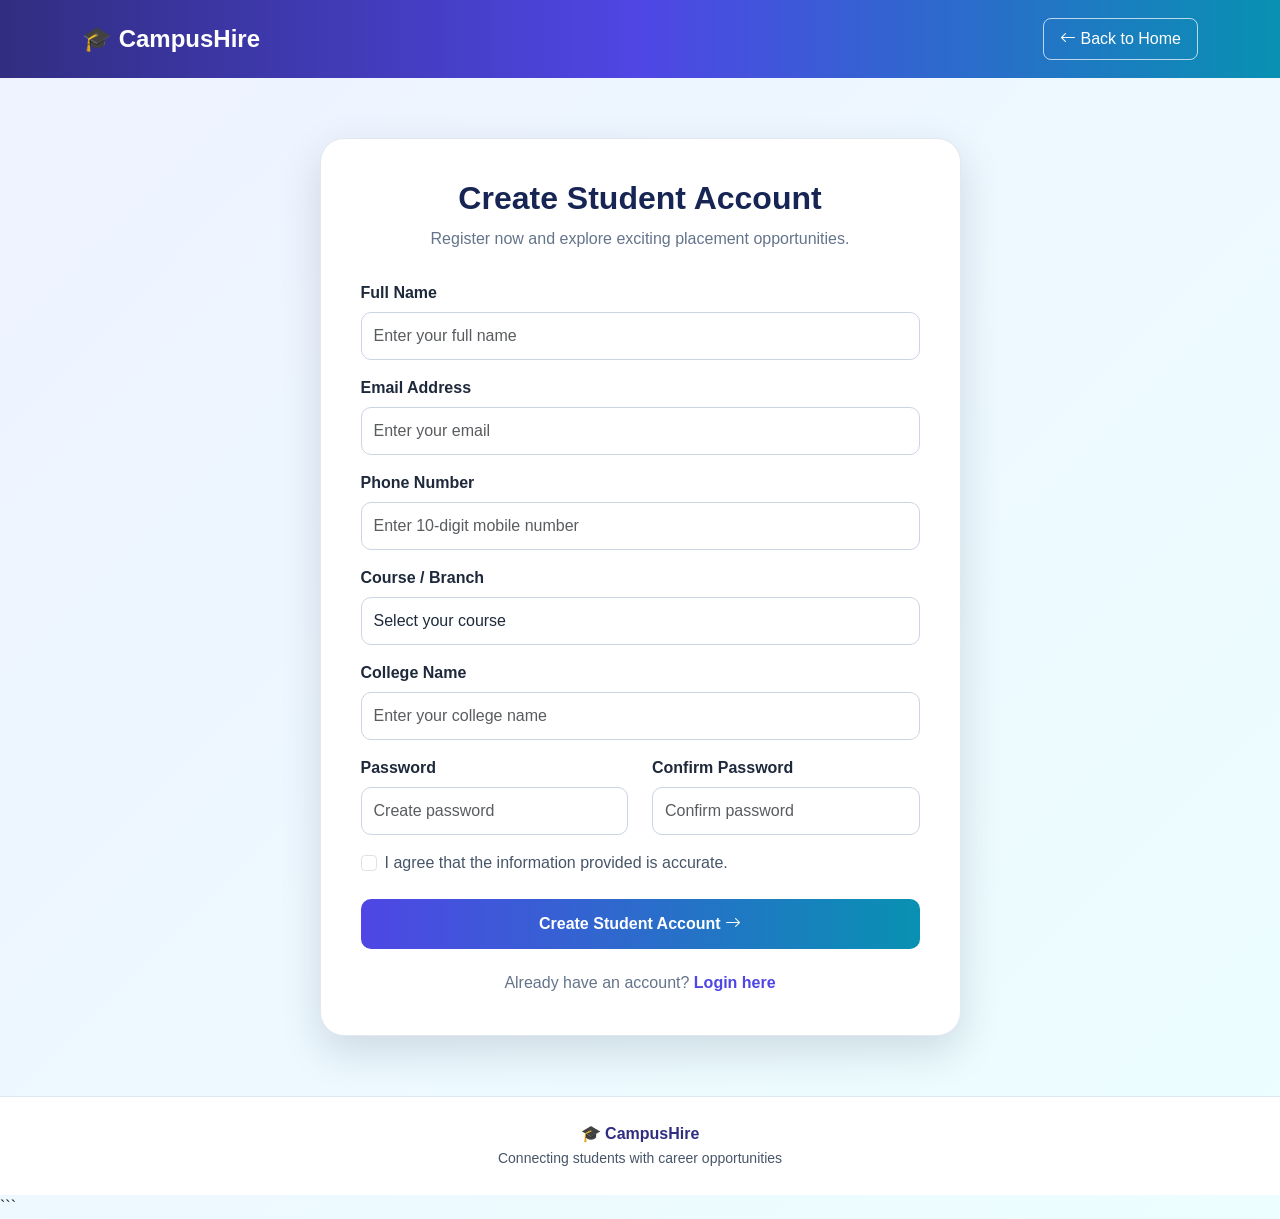
<file: registration.html>
<!DOCTYPE html>
<html lang="en">

<head>

    <meta charset="UTF-8">

    <meta name="viewport" content="width=device-width, initial-scale=1.0">

    <title>Student Registration | CampusHire</title>

    <link href="https://cdn.jsdelivr.net/npm/bootstrap@5.3.8/dist/css/bootstrap.min.css"
        rel="stylesheet">

    <link rel="stylesheet"
        href="https://cdn.jsdelivr.net/npm/bootstrap-icons@1.11.3/font/bootstrap-icons.min.css">

    <style>

        body {
            margin: 0;
            font-family: Arial, sans-serif;
            background: linear-gradient(135deg, #eef2ff, #ecfeff);
            min-height: 100vh;
        }

        .registration-navbar {
            background: linear-gradient(90deg, #312e81, #4f46e5, #0891b2);
            padding: 18px 0;
        }

        .brand {
            color: white;
            font-size: 24px;
            font-weight: 700;
            text-decoration: none;
        }

        .brand:hover {
            color: white;
        }

        .home-btn {
            color: white;
            border: 1px solid rgba(255,255,255,0.7);
            border-radius: 8px;
            padding: 8px 16px;
            text-decoration: none;
        }

        .home-btn:hover {
            background: white;
            color: #312e81;
        }

        .registration-section {
            padding: 60px 0;
        }

        .registration-card {
            background: white;
            border-radius: 24px;
            padding: 40px;
            box-shadow: 0 15px 40px rgba(30, 41, 59, 0.15);
            border: 1px solid #e2e8f0;
        }

        .registration-title {
            color: #172554;
            font-size: 32px;
            font-weight: 800;
            margin-bottom: 10px;
        }

        .registration-subtitle {
            color: #64748b;
            margin-bottom: 30px;
        }

        .form-label {
            color: #1e293b;
            font-weight: 600;
            margin-bottom: 7px;
        }

        .form-control,
        .form-select {
            min-height: 48px;
            border: 1px solid #cbd5e1;
            border-radius: 10px;
            color: #1e293b;
            background: white;
        }

        .form-control:focus,
        .form-select:focus {
            border-color: #4f46e5;
            box-shadow: 0 0 0 3px rgba(79, 70, 229, 0.12);
        }

        .form-check-label {
            color: #475569;
        }

        .register-btn {
            background: linear-gradient(90deg, #4f46e5, #0891b2);
            border: none;
            color: white;
            font-weight: 700;
            padding: 13px;
            border-radius: 10px;
        }

        .register-btn:hover {
            color: white;
            transform: translateY(-1px);
        }

        .login-text {
            color: #64748b;
            margin-top: 22px;
        }

        .login-text a {
            color: #4f46e5;
            font-weight: 700;
            text-decoration: none;
        }

        .login-text a:hover {
            color: #0891b2;
        }

        .registration-footer {
            text-align: center;
            padding: 25px;
            color: #475569;
            background: #ffffff;
            border-top: 1px solid #e2e8f0;
        }

        .registration-footer strong {
            color: #312e81;
        }

        @media (max-width: 768px) {

            .registration-card {
                padding: 25px;
            }

            .registration-title {
                font-size: 26px;
            }

        }

    </style>

</head>


<body>


    <!-- NAVBAR -->

    <nav class="registration-navbar">

        <div class="container d-flex justify-content-between align-items-center">

            <a href="index.html" class="brand">
                🎓 CampusHire
            </a>

            <a href="index.html" class="home-btn">
                <i class="bi bi-arrow-left"></i>
                Back to Home
            </a>

        </div>

    </nav>


    <!-- REGISTRATION -->

    <section class="registration-section">

        <div class="container">

            <div class="row justify-content-center">

                <div class="col-lg-8 col-xl-7">

                    <div class="registration-card">

                        <div class="text-center">

                            <h1 class="registration-title">
                                Create Student Account
                            </h1>

                            <p class="registration-subtitle">
                                Register now and explore exciting placement opportunities.
                            </p>

                        </div>


                        <form id="registrationForm">


                            <!-- NAME -->

                            <div class="mb-3">

                                <label class="form-label">
                                    Full Name
                                </label>

                                <input
                                    type="text"
                                    id="studentName"
                                    class="form-control"
                                    placeholder="Enter your full name"
                                    required>

                            </div>


                            <!-- EMAIL -->

                            <div class="mb-3">

                                <label class="form-label">
                                    Email Address
                                </label>

                                <input
                                    type="email"
                                    id="studentEmail"
                                    class="form-control"
                                    placeholder="Enter your email"
                                    required>

                            </div>


                            <!-- PHONE -->

                            <div class="mb-3">

                                <label class="form-label">
                                    Phone Number
                                </label>

                                <input
                                    type="tel"
                                    id="studentPhone"
                                    class="form-control"
                                    placeholder="Enter 10-digit mobile number"
                                    maxlength="10"
                                    required>

                            </div>


                            <!-- COURSE -->

                            <div class="mb-3">

                                <label class="form-label">
                                    Course / Branch
                                </label>

                                <select
                                    id="studentCourse"
                                    class="form-select"
                                    required>

                                    <option value="">
                                        Select your course
                                    </option>

                                    <option value="B.E EEE">
                                        B.E Electrical and Electronics Engineering
                                    </option>

                                    <option value="B.E CSE">
                                        B.E Computer Science Engineering
                                    </option>

                                    <option value="B.E ECE">
                                        B.E Electronics and Communication Engineering
                                    </option>

                                    <option value="B.Tech IT">
                                        B.Tech Information Technology
                                    </option>

                                    <option value="B.E Mechanical">
                                        B.E Mechanical Engineering
                                    </option>

                                </select>

                            </div>


                            <!-- COLLEGE -->

                            <div class="mb-3">

                                <label class="form-label">
                                    College Name
                                </label>

                                <input
                                    type="text"
                                    id="studentCollege"
                                    class="form-control"
                                    placeholder="Enter your college name"
                                    required>

                            </div>


                            <!-- PASSWORD -->

                            <div class="row">

                                <div class="col-md-6 mb-3">

                                    <label class="form-label">
                                        Password
                                    </label>

                                    <input
                                        type="password"
                                        id="studentPassword"
                                        class="form-control"
                                        placeholder="Create password"
                                        required>

                                </div>


                                <div class="col-md-6 mb-3">

                                    <label class="form-label">
                                        Confirm Password
                                    </label>

                                    <input
                                        type="password"
                                        id="confirmPassword"
                                        class="form-control"
                                        placeholder="Confirm password"
                                        required>

                                </div>

                            </div>


                            <!-- TERMS -->

                            <div class="form-check mb-4">

                                <input
                                    class="form-check-input"
                                    type="checkbox"
                                    id="agreeRegistration"
                                    required>

                                <label class="form-check-label">

                                    I agree that the information provided is accurate.

                                </label>

                            </div>


                            <!-- REGISTER BUTTON -->

                            <button
                                type="submit"
                                class="btn register-btn w-100">

                                Create Student Account

                                <i class="bi bi-arrow-right"></i>

                            </button>


                        </form>


                        <div class="text-center login-text">

                            Already have an account?

                            <a href="index.html#login">
                                Login here
                            </a>

                        </div>


                    </div>

                </div>

            </div>

        </div>

    </section>


    <!-- FOOTER -->

    <footer class="registration-footer">

        🎓 <strong>CampusHire</strong>

        <br>

        <small>
            Connecting students with career opportunities
        </small>

    </footer>


    <!-- ONLY ONE SCRIPT -->

    <script src="script.js"></script>


</body>

</html>
```
</file>
<file: style.css>
* {
    margin: 0;
    padding: 0;
    box-sizing: border-box;
}

:root {
    --primary: #4f46e5;
    --primary-dark: #3730a3;
    --navy: #0f172a;
    --dark: #111827;
    --text: #334155;
    --muted: #64748b;
    --light: #f8fafc;
    --border: #e2e8f0;
    --white: #ffffff;
    --green: #16a34a;
    --orange: #f97316;
    --purple: #7c3aed;
    --cyan: #0891b2;
}

/* ============================= */
/* GLOBAL */
/* ============================= */

html {
    scroll-behavior: smooth;
}

body {
    font-family: "Inter", sans-serif;
    color: var(--text);
    background:
        radial-gradient(circle at 5% 10%, rgba(99, 102, 241, 0.10), transparent 28%),
        radial-gradient(circle at 95% 35%, rgba(6, 182, 212, 0.10), transparent 28%),
        radial-gradient(circle at 50% 100%, rgba(124, 58, 237, 0.08), transparent 30%),
        #f8fbff;
    line-height: 1.6;
}

a {
    text-decoration: none;
}


/* ============================= */
/* NAVBAR */
/* ============================= */

.professional-navbar {
    background: rgba(255, 255, 255, 0.94);
    backdrop-filter: blur(12px);
    border-bottom: 1px solid rgba(226, 232, 240, 0.8);
    padding: 16px 0;
}

.navbar-brand {
    color: var(--navy) !important;
    font-size: 22px;
    font-weight: 800;
    display: flex;
    align-items: center;
    gap: 10px;
}

.brand-icon {
    width: 38px;
    height: 38px;
    display: inline-flex;
    align-items: center;
    justify-content: center;
    background: linear-gradient(135deg, #4f46e5, #7c3aed);
    color: white;
    border-radius: 10px;
    font-weight: 800;
    box-shadow: 0 8px 20px rgba(79, 70, 229, 0.25);
}

.nav-link {
    color: #475569 !important;
    font-size: 14px;
    font-weight: 600;
    margin: 0 5px;
    padding: 9px 12px !important;
}

.nav-link:hover,
.nav-link.active {
    color: var(--primary) !important;
}

.navbar-toggler {
    border: 1px solid var(--border);
    padding: 8px 12px;
}

.navbar-toggler i {
    font-size: 22px;
}

.btn-login {
    color: var(--navy);
    border: 1px solid var(--border);
    padding: 9px 18px;
    border-radius: 8px;
    font-size: 14px;
    font-weight: 600;
}

.btn-login:hover {
    border-color: var(--primary);
    color: var(--primary);
}

.btn-register {
    background: linear-gradient(135deg, #4f46e5, #7c3aed);
    color: white;
    padding: 10px 18px;
    border-radius: 8px;
    font-size: 14px;
    font-weight: 600;
    box-shadow: 0 8px 20px rgba(79, 70, 229, 0.20);
}

.btn-register:hover {
    background: linear-gradient(135deg, #3730a3, #6d28d9);
    color: white;
}


/* ============================= */
/* HERO */
/* ============================= */

.hero-section {
    background:
        radial-gradient(circle at 85% 20%, rgba(139, 92, 246, 0.18), transparent 30%),
        radial-gradient(circle at 10% 80%, rgba(6, 182, 212, 0.13), transparent 28%),
        linear-gradient(135deg, #eef4ff 0%, #f5efff 50%, #ecfeff 100%);
    padding: 90px 0 110px;
    overflow: hidden;
}

.hero-badge {
    display: inline-flex;
    align-items: center;
    gap: 8px;
    background: rgba(255, 255, 255, 0.75);
    color: var(--primary);
    border: 1px solid rgba(99, 102, 241, 0.15);
    border-radius: 30px;
    padding: 8px 14px;
    font-size: 13px;
    font-weight: 700;
    margin-bottom: 22px;
    box-shadow: 0 8px 25px rgba(79, 70, 229, 0.08);
}

.hero-section h1 {
    font-size: 54px;
    line-height: 1.12;
    color: var(--navy);
    font-weight: 800;
    letter-spacing: -2px;
    max-width: 700px;
}

.hero-section h1 span {
    display: block;
    background: linear-gradient(90deg, #4f46e5, #7c3aed, #0891b2);
    -webkit-background-clip: text;
    -webkit-text-fill-color: transparent;
    background-clip: text;
}

.hero-text {
    max-width: 650px;
    color: var(--muted);
    font-size: 17px;
    margin: 25px 0;
}

.hero-buttons {
    display: flex;
    gap: 12px;
    flex-wrap: wrap;
}

.btn-primary-custom {
    background: linear-gradient(135deg, #4f46e5, #7c3aed);
    border: none;
    color: white;
    padding: 12px 22px;
    border-radius: 8px;
    font-size: 14px;
    font-weight: 700;
    box-shadow: 0 10px 25px rgba(79, 70, 229, 0.22);
}

.btn-primary-custom:hover {
    background: linear-gradient(135deg, #3730a3, #6d28d9);
    color: white;
}

.btn-outline-custom {
    background: rgba(255, 255, 255, 0.85);
    color: var(--navy);
    border: 1px solid rgba(148, 163, 184, 0.4);
    padding: 11px 22px;
    border-radius: 8px;
    font-size: 14px;
    font-weight: 700;
}

.btn-outline-custom:hover {
    border-color: var(--primary);
    color: var(--primary);
    background: white;
}

.hero-trust {
    display: flex;
    gap: 35px;
    margin-top: 40px;
}

.hero-trust div {
    display: flex;
    flex-direction: column;
}

.hero-trust strong {
    color: var(--navy);
    font-size: 20px;
}

.hero-trust span {
    color: var(--muted);
    font-size: 12px;
}


/* ============================= */
/* HERO DASHBOARD CARD */
/* ============================= */

.hero-dashboard-card {
    background: rgba(255, 255, 255, 0.90);
    backdrop-filter: blur(10px);
    border: 1px solid rgba(226, 232, 240, 0.8);
    border-radius: 18px;
    padding: 25px;
    box-shadow: 0 25px 60px rgba(15, 23, 42, 0.12);
}

.mini-card-header {
    display: flex;
    justify-content: space-between;
    align-items: flex-start;
}

.mini-card-header small {
    color: var(--muted);
    font-size: 11px;
}

.mini-card-header h5 {
    color: var(--navy);
    margin-top: 4px;
}

.online-dot {
    width: 9px;
    height: 9px;
    background: #22c55e;
    border-radius: 50%;
}

.profile-mini {
    display: flex;
    align-items: center;
    gap: 13px;
    padding: 20px 0;
    border-bottom: 1px solid var(--border);
}

.profile-avatar {
    width: 48px;
    height: 48px;
    border-radius: 50%;
    background: #e0e7ff;
    color: var(--primary);
    display: flex;
    align-items: center;
    justify-content: center;
    font-weight: 800;
}

.profile-mini strong,
.profile-mini small {
    display: block;
}

.profile-mini strong {
    color: var(--navy);
    font-size: 14px;
}

.profile-mini small {
    color: var(--muted);
    font-size: 12px;
}

.completion-area {
    padding: 20px 0;
}

.completion-text {
    display: flex;
    justify-content: space-between;
    font-size: 12px;
    margin-bottom: 8px;
}

.completion-text strong {
    color: var(--primary);
}

.progress {
    height: 7px;
    background: #e2e8f0;
    border-radius: 20px;
}

.progress-bar {
    background: linear-gradient(90deg, #4f46e5, #7c3aed, #0891b2);
    border-radius: 20px;
}

.mini-stats {
    display: grid;
    grid-template-columns: repeat(3, 1fr);
    gap: 10px;
}

.mini-stat {
    background: linear-gradient(135deg, #f8fafc, #eef2ff);
    border-radius: 10px;
    padding: 14px 8px;
    text-align: center;
}

.mini-stat i {
    color: var(--primary);
    display: block;
    margin-bottom: 5px;
}

.mini-stat strong,
.mini-stat span {
    display: block;
}

.mini-stat strong {
    color: var(--navy);
}

.mini-stat span {
    color: var(--muted);
    font-size: 10px;
}

.recent-mini {
    margin-top: 18px;
}

.recent-mini-title {
    font-size: 12px;
    font-weight: 700;
    margin-bottom: 10px;
}

.recent-mini-item {
    display: flex;
    align-items: center;
    gap: 10px;
    background: #f8fafc;
    padding: 12px;
    border-radius: 10px;
}

.company-mini-icon {
    width: 35px;
    height: 35px;
    background: #e0e7ff;
    color: var(--primary);
    border-radius: 8px;
    display: flex;
    align-items: center;
    justify-content: center;
    font-weight: 800;
}

.recent-mini-item strong,
.recent-mini-item small {
    display: block;
}

.recent-mini-item strong {
    font-size: 11px;
}

.recent-mini-item small {
    color: var(--muted);
    font-size: 10px;
}

.recent-mini-item .status {
    margin-left: auto;
}


/* ============================= */
/* STATS */
/* ============================= */

.stats-section {
    margin-top: -45px;
    position: relative;
    z-index: 5;
}

.stats-wrapper {
    background: rgba(255, 255, 255, 0.95);
    border: 1px solid rgba(226, 232, 240, 0.8);
    border-radius: 16px;
    box-shadow: 0 15px 40px rgba(15, 23, 42, 0.08);
    padding: 25px;
    display: grid;
    grid-template-columns: repeat(4, 1fr);
}

.stat-item {
    display: flex;
    align-items: center;
    gap: 15px;
    padding: 8px 20px;
    border-right: 1px solid var(--border);
}

.stat-item:last-child {
    border-right: none;
}

.stat-icon {
    width: 45px;
    height: 45px;
    background: linear-gradient(135deg, #e0e7ff, #ede9fe);
    color: var(--primary);
    border-radius: 10px;
    display: flex;
    align-items: center;
    justify-content: center;
}

.stat-item strong,
.stat-item span {
    display: block;
}

.stat-item strong {
    font-size: 20px;
    color: var(--navy);
}

.stat-item span {
    color: var(--muted);
    font-size: 11px;
}


/* ============================= */
/* SECTIONS */
/* ============================= */

.section {
    padding: 95px 0;
}

.light-section {
    background:
        linear-gradient(135deg, rgba(239, 246, 255, 0.95), rgba(250, 245, 255, 0.95));
}

.section-heading {
    display: flex;
    justify-content: space-between;
    align-items: end;
    margin-bottom: 40px;
}

.section-heading.centered {
    display: block;
    text-align: center;
}

.section-label {
    color: var(--primary);
    font-size: 11px;
    font-weight: 800;
    letter-spacing: 1.5px;
}

.section-heading h2 {
    color: var(--navy);
    font-size: 32px;
    font-weight: 800;
    margin: 8px 0;
}

.section-heading p {
    color: var(--muted);
    margin: 0;
}

.view-all {
    color: var(--primary);
    font-size: 13px;
    font-weight: 700;
}


/* ============================= */
/* SEARCH */
/* ============================= */

.search-panel {
    padding: 18px;
    border: 1px solid rgba(226, 232, 240, 0.9);
    border-radius: 12px;
    margin-bottom: 25px;
    background: rgba(255, 255, 255, 0.90);
    box-shadow: 0 8px 25px rgba(15, 23, 42, 0.04);
}

.input-icon {
    position: relative;
}

.input-icon i {
    position: absolute;
    left: 14px;
    top: 50%;
    transform: translateY(-50%);
    color: #94a3b8;
    z-index: 2;
}

.input-icon .form-control {
    padding-left: 42px;
}

.form-control,
.form-select {
    border: 1px solid var(--border);
    min-height: 46px;
    border-radius: 8px;
    font-size: 13px;
}

.form-control:focus,
.form-select:focus {
    border-color: var(--primary);
    box-shadow: 0 0 0 3px rgba(79, 70, 229, 0.1);
}

.search-button {
    background: linear-gradient(135deg, #4f46e5, #7c3aed);
    color: white;
    border-radius: 8px;
}

.search-button:hover {
    background: linear-gradient(135deg, #3730a3, #6d28d9);
    color: white;
}


/* ============================= */
/* JOB CARDS */
/* ============================= */

.job-card {
    height: 100%;
    background: rgba(255, 255, 255, 0.94);
    border: 1px solid rgba(226, 232, 240, 0.9);
    border-radius: 14px;
    padding: 24px;
    transition: 0.25s;
    box-shadow: 0 8px 25px rgba(15, 23, 42, 0.035);
}

.job-card:hover {
    transform: translateY(-5px);
    border-color: #c4b5fd;
    box-shadow: 0 18px 40px rgba(79, 70, 229, 0.12);
}

.job-top {
    display: flex;
    justify-content: space-between;
    align-items: center;
}

.company-logo,
.company-big-logo {
    width: 44px;
    height: 44px;
    background: linear-gradient(135deg, #e0e7ff, #ede9fe);
    color: var(--primary);
    border-radius: 10px;
    display: flex;
    align-items: center;
    justify-content: center;
    font-weight: 800;
}

.logo-blue,
.blue-logo {
    background: #e0e7ff;
    color: #4f46e5;
}

.logo-green,
.green-logo {
    background: #dcfce7;
    color: #16a34a;
}

.orange-logo {
    background: #ffedd5;
    color: #ea580c;
}

.job-type {
    background: #f1f5f9;
    color: var(--muted);
    border-radius: 20px;
    padding: 5px 10px;
    font-size: 10px;
    font-weight: 700;
}

.job-card h4 {
    color: var(--navy);
    font-size: 18px;
    font-weight: 700;
    margin-top: 20px;
}

.company-name {
    color: var(--muted);
    font-size: 13px;
}

.job-info {
    display: flex;
    gap: 18px;
    margin: 18px 0;
    flex-wrap: wrap;
}

.job-info span {
    color: var(--muted);
    font-size: 11px;
}

.job-info i {
    color: var(--primary);
}

.skill-tags {
    display: flex;
    gap: 7px;
    flex-wrap: wrap;
    margin-bottom: 20px;
}

.skill-tags span {
    background: #f1f5f9;
    color: #475569;
    padding: 5px 9px;
    border-radius: 5px;
    font-size: 10px;
}

.apply-link {
    color: var(--primary);
    font-size: 12px;
    font-weight: 700;
}


/* ============================= */
/* FEATURES */
/* ============================= */

.feature-card {
    background: rgba(255, 255, 255, 0.94);
    border: 1px solid rgba(226, 232, 240, 0.9);
    border-radius: 14px;
    padding: 30px;
    height: 100%;
    text-align: center;
    transition: 0.25s;
}

.feature-card:hover {
    transform: translateY(-4px);
    box-shadow: 0 15px 35px rgba(79, 70, 229, 0.09);
}

.feature-icon {
    width: 55px;
    height: 55px;
    background: linear-gradient(135deg, #e0e7ff, #ede9fe);
    color: var(--primary);
    border-radius: 12px;
    margin: 0 auto 20px;
    display: flex;
    align-items: center;
    justify-content: center;
    font-size: 21px;
}

.feature-card h4 {
    color: var(--navy);
    font-size: 17px;
    font-weight: 700;
}

.feature-card p {
    color: var(--muted);
    font-size: 13px;
}


/* ============================= */
/* INTERNSHIPS */
/* ============================= */

.internship-card {
    display: flex;
    gap: 22px;
    background: rgba(255, 255, 255, 0.94);
    border: 1px solid rgba(226, 232, 240, 0.9);
    border-radius: 14px;
    padding: 28px;
    height: 100%;
    transition: 0.25s;
}

.internship-card:hover {
    transform: translateY(-4px);
    box-shadow: 0 15px 35px rgba(124, 58, 237, 0.10);
}

.internship-icon {
    min-width: 55px;
    height: 55px;
    background: #ede9fe;
    color: var(--purple);
    border-radius: 12px;
    display: flex;
    align-items: center;
    justify-content: center;
    font-size: 22px;
}

.blue-icon {
    background: #dbeafe;
    color: var(--primary);
}

.internship-label {
    color: var(--primary);
    font-size: 9px;
    font-weight: 800;
    letter-spacing: 1px;
}

.internship-card h4 {
    color: var(--navy);
    font-size: 18px;
    margin: 5px 0;
}

.internship-card p {
    color: var(--muted);
    font-size: 12px;
}

.internship-meta {
    display: flex;
    gap: 20px;
    margin-bottom: 18px;
}

.internship-meta span {
    color: var(--muted);
    font-size: 11px;
}

.btn-small {
    background: linear-gradient(135deg, #4f46e5, #7c3aed);
    color: white;
    font-size: 11px;
    padding: 8px 14px;
    border-radius: 7px;
}

.btn-small:hover {
    background: linear-gradient(135deg, #3730a3, #6d28d9);
    color: white;
}


/* ============================= */
/* COMPANIES */
/* ============================= */

.company-grid {
    display: grid;
    grid-template-columns: repeat(4, 1fr);
    gap: 18px;
}

.company-box {
    background: rgba(255, 255, 255, 0.94);
    border: 1px solid rgba(226, 232, 240, 0.9);
    border-radius: 12px;
    padding: 28px 15px;
    text-align: center;
    transition: 0.25s;
}

.company-box:hover {
    transform: translateY(-4px);
    box-shadow: 0 15px 30px rgba(79, 70, 229, 0.08);
}

.company-box h5 {
    color: var(--navy);
    font-size: 14px;
    margin-top: 15px;
}

.company-box span {
    color: var(--muted);
    font-size: 11px;
}

.company-big-logo {
    margin: auto;
}


/* ============================= */
/* LOGIN */
/* ============================= */

.login-section {
    padding: 100px 0;
    background:
        linear-gradient(135deg, #eef4ff, #f7f0ff, #ecfeff);
}

.login-wrapper {
    display: grid;
    grid-template-columns: 1fr 450px;
    gap: 80px;
    align-items: center;
}

.login-info h2 {
    color: var(--navy);
    font-size: 40px;
    font-weight: 800;
    margin: 12px 0;
}

.login-info > p {
    color: var(--muted);
    max-width: 520px;
}

.login-points {
    margin-top: 30px;
}

.login-points div {
    margin: 12px 0;
    font-size: 13px;
}

.login-points i {
    color: var(--green);
    margin-right: 8px;
}

.login-card {
    background: rgba(255, 255, 255, 0.96);
    border: 1px solid rgba(226, 232, 240, 0.9);
    border-radius: 16px;
    padding: 35px;
    box-shadow: 0 20px 50px rgba(15, 23, 42, 0.10);
}

.login-card-heading h3 {
    color: var(--navy);
    font-weight: 800;
}

.login-card-heading p {
    color: var(--muted);
    font-size: 12px;
}

.form-group {
    margin-bottom: 18px;
}

.form-group label,
.auth-card label {
    display: block;
    color: var(--navy);
    font-size: 12px;
    font-weight: 600;
    margin-bottom: 7px;
}

.register-text {
    text-align: center;
    color: var(--muted);
    font-size: 12px;
    margin-top: 20px;
}

.register-text a {
    color: var(--primary);
    font-weight: 700;
}


/* ============================= */
/* FOOTER */
/* ============================= */

.footer {
    background: linear-gradient(135deg, #0f172a, #1e1b4b);
    color: white;
    padding: 55px 0 20px;
}

.footer-main {
    display: grid;
    grid-template-columns: 2fr 1fr 1fr;
    gap: 50px;
    padding-bottom: 40px;
}

.footer-brand {
    color: white;
    font-size: 20px;
    font-weight: 800;
    display: inline-flex;
    align-items: center;
    gap: 10px;
}

.footer-main p {
    color: #94a3b8;
    font-size: 12px;
    max-width: 350px;
    margin-top: 15px;
}

.footer-main h6 {
    font-size: 13px;
    margin-bottom: 15px;
}

.footer-main > div > a:not(.footer-brand) {
    display: block;
    color: #94a3b8;
    font-size: 12px;
    margin: 8px 0;
}

.footer-main > div > a:hover {
    color: white;
}

.footer-bottom {
    border-top: 1px solid #1e293b;
    padding-top: 20px;
    display: flex;
    justify-content: space-between;
    color: #64748b;
    font-size: 10px;
}


/* ============================= */
/* AUTH PAGES */
/* ============================= */

.auth-page {
    background:
        radial-gradient(circle at 10% 20%, rgba(99, 102, 241, 0.10), transparent 30%),
        radial-gradient(circle at 90% 80%, rgba(6, 182, 212, 0.10), transparent 30%),
        linear-gradient(135deg, #f7faff, #faf7ff);
}

.back-home {
    color: var(--muted);
    font-size: 13px;
    font-weight: 600;
}

.back-home:hover {
    color: var(--primary);
}

.auth-section {
    padding: 75px 0;
}

.auth-layout,
.application-layout {
    display: grid;
    grid-template-columns: 1fr 600px;
    gap: 80px;
    align-items: center;
}

.auth-intro h1,
.application-info h1 {
    color: var(--navy);
    font-size: 45px;
    font-weight: 800;
    line-height: 1.15;
    margin: 10px 0 20px;
}

.auth-intro h1 span,
.application-info h1 span {
    background: linear-gradient(90deg, #4f46e5, #7c3aed, #0891b2);
    -webkit-background-clip: text;
    -webkit-text-fill-color: transparent;
    background-clip: text;
    display: block;
}

.auth-intro > p,
.application-info > p {
    color: var(--muted);
    max-width: 500px;
}

.auth-benefits {
    margin-top: 30px;
}

.auth-benefits div {
    margin: 12px 0;
    color: #475569;
    font-size: 13px;
}

.auth-benefits i {
    color: var(--green);
    margin-right: 8px;
}

.auth-card {
    background: rgba(255, 255, 255, 0.96);
    border: 1px solid rgba(226, 232, 240, 0.9);
    border-radius: 16px;
    padding: 35px;
    box-shadow: 0 15px 40px rgba(79, 70, 229, 0.08);
}

.auth-card-header {
    margin-bottom: 25px;
}

.auth-card-header h2 {
    color: var(--navy);
    font-weight: 800;
    font-size: 24px;
}

.auth-card-header p {
    color: var(--muted);
    font-size: 12px;
}

.terms-check {
    margin: 22px 0;
    font-size: 11px;
    color: var(--muted);
}

.auth-switch {
    text-align: center;
    font-size: 12px;
    color: var(--muted);
    margin: 20px 0 0;
}

.auth-switch a {
    color: var(--primary);
    font-weight: 700;
}

.form-help {
    color: var(--muted);
    font-size: 10px;
}

.application-info {
    align-self: start;
}

.selected-job-card {
    display: flex;
    gap: 15px;
    background: rgba(255, 255, 255, 0.96);
    border: 1px solid var(--border);
    border-radius: 12px;
    padding: 20px;
    margin-top: 30px;
    box-shadow: 0 10px 25px rgba(79, 70, 229, 0.06);
}

.selected-job-card small,
.selected-job-card p {
    display: block;
    color: var(--muted);
    font-size: 11px;
    margin: 2px 0;
}

.selected-job-card h4 {
    color: var(--navy);
    font-size: 17px;
    margin: 5px 0;
}

.selected-job-card span {
    font-size: 11px;
    color: var(--muted);
}

.application-note {
    display: flex;
    gap: 12px;
    background: linear-gradient(135deg, #eef4ff, #f5f0ff);
    border-radius: 10px;
    padding: 16px;
    margin-top: 18px;
}

.application-note > i {
    color: var(--primary);
}

.application-note strong {
    font-size: 12px;
    color: var(--navy);
}

.application-note p {
    font-size: 11px;
    color: var(--muted);
    margin: 4px 0 0;
}

.application-links {
    display: flex;
    justify-content: space-between;
    margin-top: 18px;
}

.application-links a {
    color: var(--primary);
    font-size: 11px;
    font-weight: 600;
}


/* ============================= */
/* STATUS */
/* ============================= */

.status {
    display: inline-block;
    padding: 5px 9px;
    border-radius: 20px;
    font-size: 9px;
    font-weight: 700;
}

.pending {
    background: #fef3c7;
    color: #92400e;
}

.shortlisted {
    background: #dcfce7;
    color: #166534;
}


/* ============================= */
/* DASHBOARD */
/* ============================= */

.dashboard-page {
    background:
        radial-gradient(circle at 80% 10%, rgba(99, 102, 241, 0.08), transparent 25%),
        #f8fafc;
}

.dashboard-sidebar {
    position: fixed;
    left: 0;
    top: 0;
    bottom: 0;
    width: 245px;
    background: linear-gradient(180deg, #0f172a, #1e1b4b);
    padding: 25px 18px;
    z-index: 1000;
    display: flex;
    flex-direction: column;
}

.dashboard-brand {
    color: white;
    font-size: 19px;
    font-weight: 800;
    display: flex;
    align-items: center;
    gap: 10px;
    padding: 0 8px;
}

.sidebar-profile {
    display: flex;
    align-items: center;
    gap: 10px;
    margin: 35px 8px 25px;
    padding-bottom: 25px;
    border-bottom: 1px solid #1e293b;
}

.sidebar-avatar {
    width: 40px;
    height: 40px;
    background: #e0e7ff;
    color: var(--primary);
    border-radius: 50%;
    display: flex;
    align-items: center;
    justify-content: center;
    font-weight: 800;
}

.sidebar-profile strong,
.sidebar-profile small {
    display: block;
}

.sidebar-profile strong {
    color: white;
    font-size: 11px;
}

.sidebar-profile small {
    color: #64748b;
    font-size: 9px;
}

.sidebar-nav a,
.sidebar-bottom a,
.sidebar-bottom button {
    display: flex;
    align-items: center;
    gap: 12px;
    width: 100%;
    padding: 11px 12px;
    border-radius: 7px;
    color: #94a3b8;
    font-size: 12px;
    font-weight: 600;
    margin: 3px 0;
    background: transparent;
    border: none;
    text-align: left;
}

.sidebar-nav a:hover,
.sidebar-nav a.active,
.sidebar-bottom a:hover,
.sidebar-bottom button:hover {
    background: #312e81;
    color: white;
}

.sidebar-bottom {
    margin-top: auto;
}

.dashboard-main {
    margin-left: 245px;
    min-height: 100vh;
}

.dashboard-topbar {
    height: 70px;
    background: rgba(255, 255, 255, 0.95);
    backdrop-filter: blur(10px);
    border-bottom: 1px solid var(--border);
    display: flex;
    justify-content: space-between;
    align-items: center;
    padding: 0 35px;
}

.dashboard-page-title {
    color: var(--navy);
    font-size: 14px;
    font-weight: 700;
}

.dashboard-user {
    display: flex;
    align-items: center;
    gap: 20px;
}

.notification-btn {
    position: relative;
    color: var(--muted);
}

.notification-btn span {
    position: absolute;
    top: -8px;
    right: -8px;
    width: 15px;
    height: 15px;
    background: #ef4444;
    color: white;
    border-radius: 50%;
    font-size: 8px;
    display: flex;
    align-items: center;
    justify-content: center;
}

.top-avatar {
    width: 35px;
    height: 35px;
    border-radius: 50%;
    background: #e0e7ff;
    color: var(--primary);
    display: flex;
    align-items: center;
    justify-content: center;
    font-size: 12px;
    font-weight: 800;
}

.mobile-menu-btn {
    display: none;
    background: none;
    border: none;
    margin-right: 10px;
    font-size: 20px;
}

.dashboard-content {
    padding: 35px;
}

.dashboard-welcome {
    display: flex;
    justify-content: space-between;
    align-items: center;
    margin-bottom: 30px;
}

.dashboard-welcome h1 {
    color: var(--navy);
    font-size: 27px;
    font-weight: 800;
    margin: 7px 0;
}

.dashboard-welcome h1 span {
    color: var(--primary);
}

.dashboard-welcome p {
    color: var(--muted);
    font-size: 12px;
    margin: 0;
}

.dashboard-stat-card {
    background: rgba(255, 255, 255, 0.94);
    border: 1px solid var(--border);
    border-radius: 12px;
    padding: 20px;
    display: flex;
    gap: 15px;
    align-items: center;
    height: 100%;
    transition: 0.25s;
}

.dashboard-stat-card:hover {
    transform: translateY(-3px);
    box-shadow: 0 12px 30px rgba(79, 70, 229, 0.08);
}

.dashboard-stat-icon {
    width: 48px;
    height: 48px;
    border-radius: 10px;
    display: flex;
    align-items: center;
    justify-content: center;
    font-size: 19px;
}

.dashboard-stat-icon.purple {
    background: #ede9fe;
    color: var(--purple);
}

.dashboard-stat-icon.blue {
    background: #dbeafe;
    color: var(--primary);
}

.dashboard-stat-icon.green {
    background: #dcfce7;
    color: var(--green);
}

.dashboard-stat-icon.orange {
    background: #ffedd5;
    color: var(--orange);
}

.dashboard-stat-card span,
.dashboard-stat-card small {
    display: block;
}

.dashboard-stat-card span {
    color: var(--muted);
    font-size: 10px;
}

.dashboard-stat-card h3 {
    color: var(--navy);
    font-size: 24px;
    margin: 2px 0;
}

.dashboard-stat-card small {
    color: #94a3b8;
    font-size: 9px;
}

.dashboard-panel {
    background: rgba(255, 255, 255, 0.95);
    border: 1px solid var(--border);
    border-radius: 12px;
    padding: 25px;
    height: 100%;
}

.panel-header {
    display: flex;
    justify-content: space-between;
    align-items: start;
    margin-bottom: 22px;
}

.panel-header h3 {
    color: var(--navy);
    font-size: 16px;
    font-weight: 800;
    margin: 0;
}

.panel-header p {
    color: var(--muted);
    font-size: 10px;
    margin: 4px 0;
}

.panel-header > a {
    color: var(--primary);
    font-size: 10px;
    font-weight: 700;
}

.application-table {
    font-size: 11px;
}

.application-table th {
    background: #f8fafc;
    color: var(--muted);
    font-size: 9px;
    font-weight: 700;
    border-bottom: 1px solid var(--border);
}

.application-table td {
    vertical-align: middle;
    color: var(--muted);
}

.application-table strong {
    color: var(--navy);
}

.profile-panel {
    text-align: center;
}

.profile-header-icon {
    color: #94a3b8;
}

.profile-large {
    padding-bottom: 20px;
    border-bottom: 1px solid var(--border);
}

.large-avatar {
    width: 65px;
    height: 65px;
    background: #e0e7ff;
    color: var(--primary);
    border-radius: 50%;
    display: flex;
    align-items: center;
    justify-content: center;
    margin: auto;
    font-size: 23px;
    font-weight: 800;
}

.profile-large h4 {
    color: var(--navy);
    font-size: 15px;
    margin: 10px 0 3px;
}

.profile-large p {
    color: var(--muted);
    font-size: 10px;
    margin: 0;
}

.profile-details {
    text-align: left;
    padding: 20px 0;
}

.profile-details div {
    margin-bottom: 12px;
}

.profile-details span,
.profile-details strong {
    display: block;
}

.profile-details span {
    color: #94a3b8;
    font-size: 9px;
}

.profile-details strong {
    color: var(--navy);
    font-size: 10px;
}

.profile-completion {
    text-align: left;
}

.profile-completion > div:first-child {
    display: flex;
    justify-content: space-between;
    font-size: 10px;
    margin-bottom: 8px;
}

.profile-completion strong {
    color: var(--primary);
}

.quick-actions > a {
    display: flex;
    align-items: center;
    gap: 12px;
    padding: 12px;
    border: 1px solid var(--border);
    border-radius: 9px;
    margin-bottom: 10px;
    color: var(--text);
}

.quick-actions > a:hover {
    border-color: #c4b5fd;
    background: #f8f7ff;
}

.quick-icon {
    width: 38px;
    height: 38px;
    background: #e0e7ff;
    color: var(--primary);
    border-radius: 8px;
    display: flex;
    align-items: center;
    justify-content: center;
}

.quick-icon.blue {
    background: #ede9fe;
    color: var(--purple);
}

.quick-icon.green {
    background: #dcfce7;
    color: var(--green);
}

.quick-actions strong,
.quick-actions span {
    display: block;
}

.quick-actions strong {
    font-size: 11px;
}

.quick-actions span {
    color: var(--muted);
    font-size: 9px;
}

.quick-actions > a > i:last-child {
    margin-left: auto;
    color: #94a3b8;
}

.notification-item {
    display: flex;
    gap: 12px;
    padding: 13px 0;
    border-bottom: 1px solid var(--border);
}

.notification-item:last-child {
    border-bottom: none;
}

.notification-icon {
    width: 35px;
    height: 35px;
    flex-shrink: 0;
    background: #dcfce7;
    color: var(--green);
    border-radius: 8px;
    display: flex;
    align-items: center;
    justify-content: center;
}

.notification-icon.blue {
    background: #dbeafe;
    color: var(--primary);
}

.notification-icon.orange {
    background: #ffedd5;
    color: var(--orange);
}

.notification-item strong,
.notification-item span,
.notification-item small {
    display: block;
}

.notification-item strong {
    color: var(--navy);
    font-size: 10px;
}

.notification-item span {
    color: var(--muted);
    font-size: 9px;
}

.notification-item small {
    color: #94a3b8;
    font-size: 8px;
    margin-top: 3px;
}


/* ============================= */
/* RESPONSIVE */
/* ============================= */

@media (max-width: 991px) {

    .hero-section h1 {
        font-size: 43px;
    }

    .stats-wrapper {
        grid-template-columns: repeat(2, 1fr);
    }

    .stat-item {
        border-right: none;
        border-bottom: 1px solid var(--border);
        padding: 15px;
    }

    .login-wrapper,
    .auth-layout,
    .application-layout {
        grid-template-columns: 1fr;
        gap: 40px;
    }

    .company-grid {
        grid-template-columns: repeat(2, 1fr);
    }

    .dashboard-sidebar {
        transform: translateX(-100%);
        transition: 0.3s;
    }

    .dashboard-sidebar.show {
        transform: translateX(0);
    }

    .dashboard-main {
        margin-left: 0;
    }

    .mobile-menu-btn {
        display: inline-block;
    }
}


@media (max-width: 767px) {

    .hero-section {
        padding: 60px 0 90px;
    }

    .hero-section h1 {
        font-size: 36px;
        letter-spacing: -1px;
    }

    .hero-trust {
        gap: 20px;
    }

    .stats-wrapper {
        grid-template-columns: 1fr;
    }

    .stat-item {
        border-bottom: 1px solid var(--border);
    }

    .stat-item:last-child {
        border-bottom: none;
    }

    .section {
        padding: 65px 0;
    }

    .section-heading {
        display: block;
    }

    .section-heading .view-all {
        display: inline-block;
        margin-top: 15px;
    }

    .section-heading h2 {
        font-size: 26px;
    }

    .hero-dashboard-card {
        margin-top: 10px;
    }

    .company-grid {
        grid-template-columns: 1fr 1fr;
    }

    .footer-main {
        grid-template-columns: 1fr;
        gap: 30px;
    }

    .footer-bottom {
        flex-direction: column;
        gap: 8px;
    }

    .dashboard-content {
        padding: 20px 15px;
    }

    .dashboard-topbar {
        padding: 0 15px;
    }

    .dashboard-welcome {
        display: block;
    }

    .dashboard-welcome .btn {
        margin-top: 18px;
    }

    .auth-intro h1,
    .application-info h1 {
        font-size: 35px;
    }

    .auth-card {
        padding: 25px;
    }

    .application-links {
        flex-direction: column;
        gap: 10px;
    }

    /* Registration page */

    .registration-page {
        background: #f8fafc;
    }

    .registration-page .navbar {
        background: linear-gradient(135deg, #4f46e5, #7c3aed) !important;
    }

    .registration-page .navbar-brand,
    .registration-page .navbar a {
        color: #ffffff !important;
    }

    .registration-page .card {
        border-radius: 20px;
    }

    .registration-page .card h2 {
        color: #0f172a;
    }

    .registration-page .card p {
        color: #64748b;
    }

    .registration-page .form-label {
        color: #1e293b;
        font-weight: 600;
    }

    .registration-page .form-control,
    .registration-page .form-select {
        border: 1px solid #cbd5e1;
    }

    .registration-page .btn-primary {
        background: #4f46e5;
        border-color: #4f46e5;
    }

    .registration-page .btn-primary:hover {
        background: #3730a3;
        border-color: #3730a3;
    }
}
</file>
